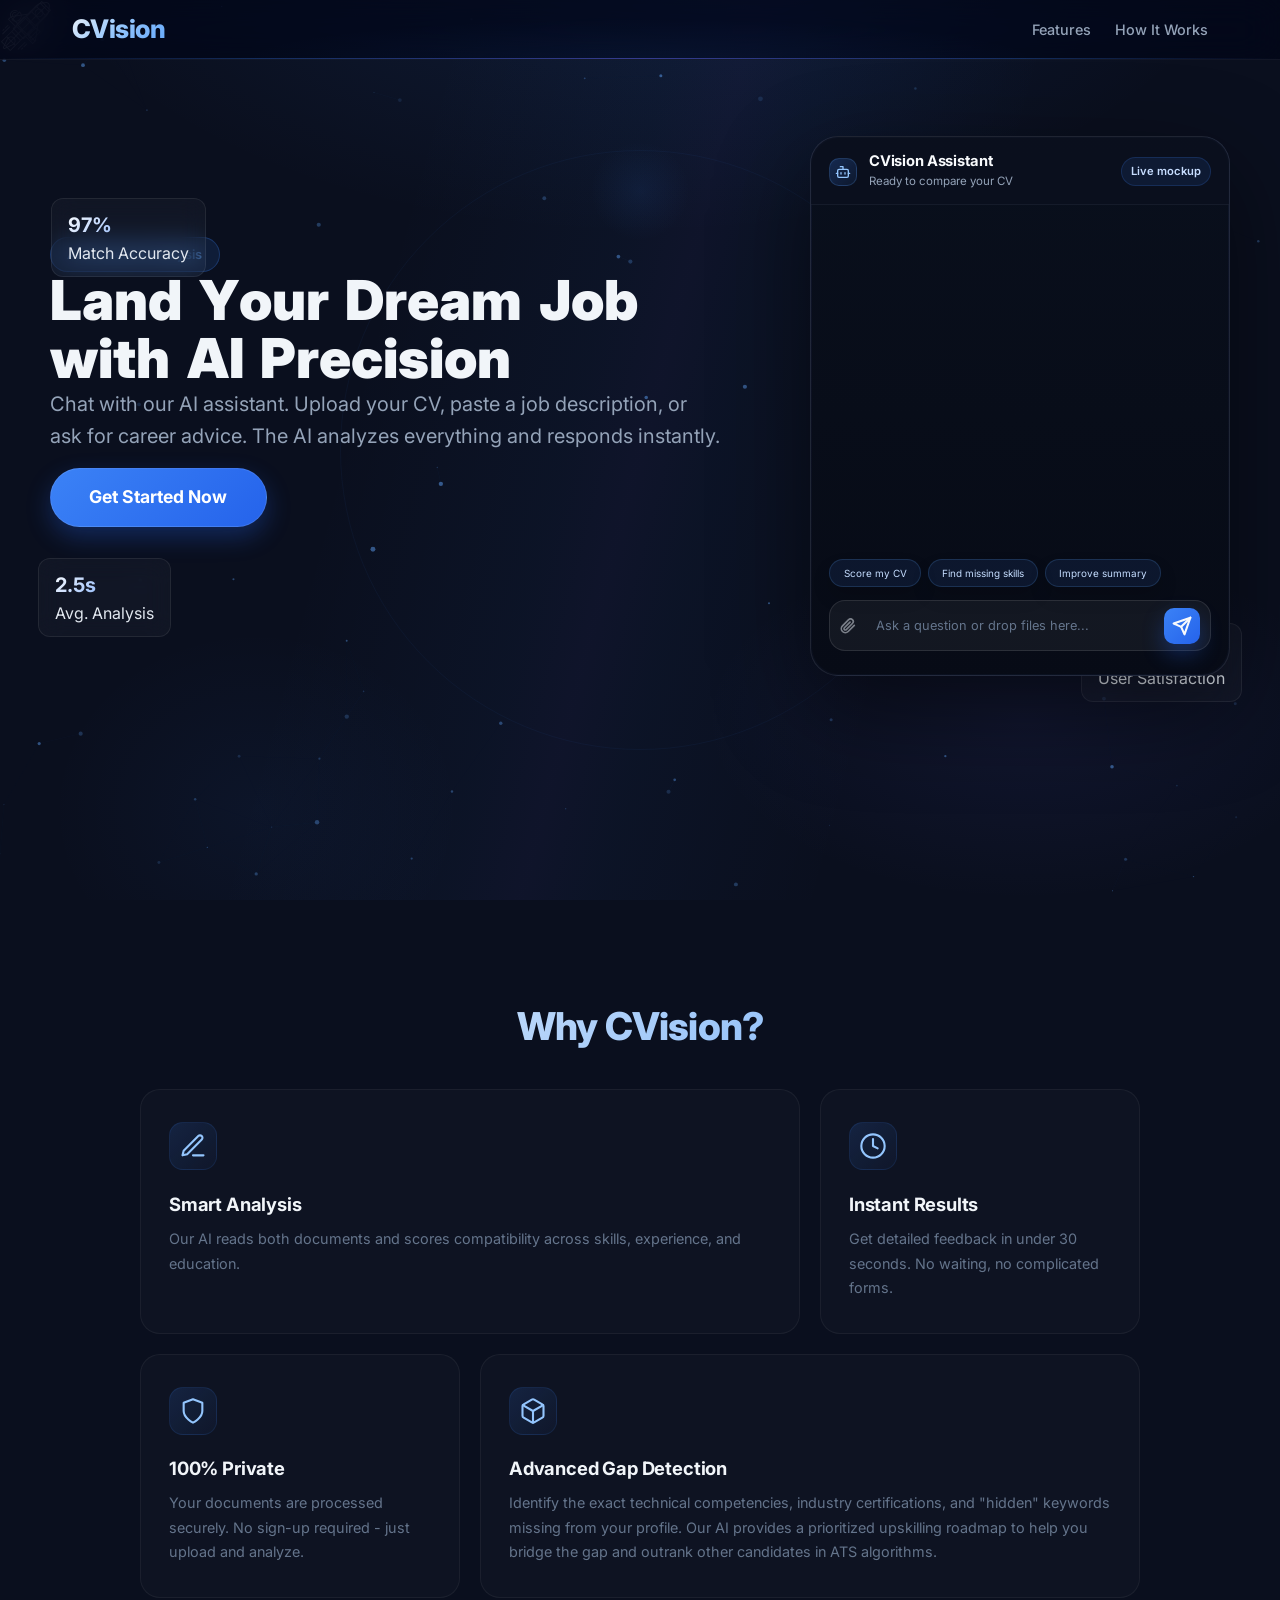
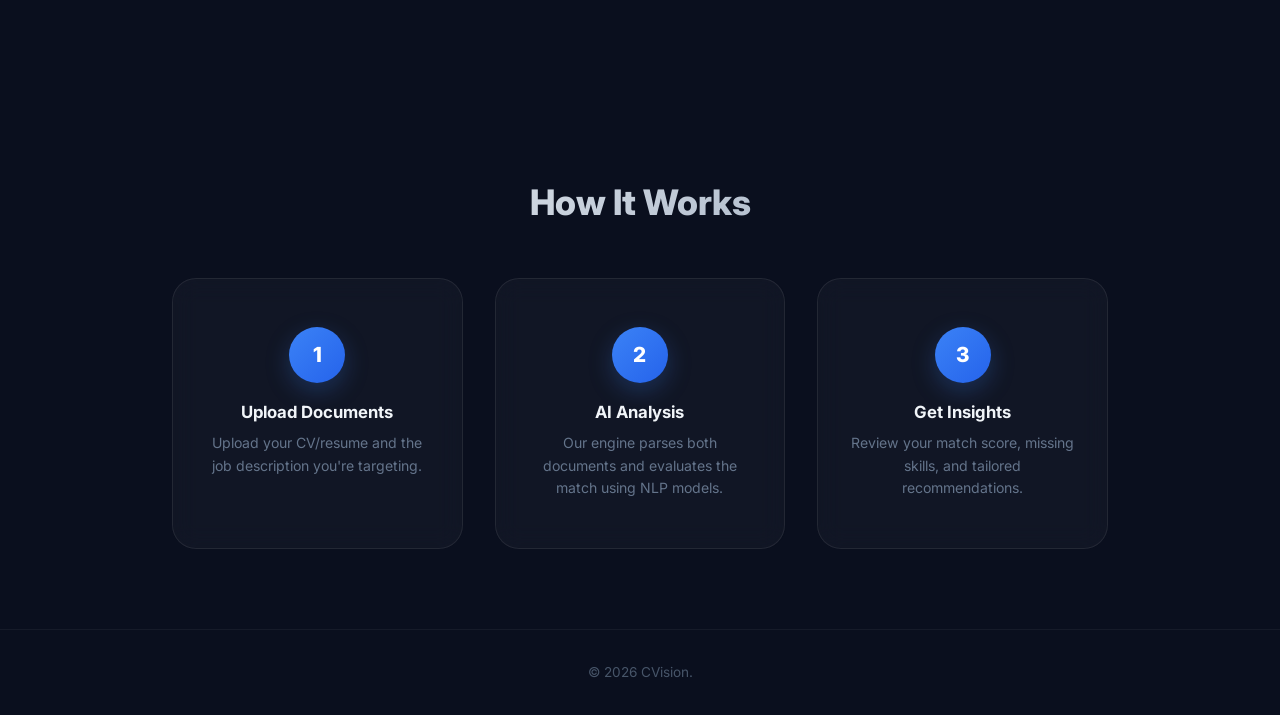
<file: frontend/index.html>
<!DOCTYPE html>
<html lang="en">
<head>
    <meta charset="UTF-8" />
    <meta name="viewport" content="width=device-width, initial-scale=1.0" />
    <title>CVision - AI-Powered Career Engine</title>
    <link rel="preconnect" href="https://fonts.googleapis.com" />
    <link rel="preconnect" href="https://fonts.gstatic.com" crossorigin />
    <link href="https://fonts.googleapis.com/css2?family=Inter:wght@400;500;600;700;800;900&display=swap" rel="stylesheet" />
    <link rel="stylesheet" href="style.css" />
</head>
<body>
    <nav class="navbar">
        <div class="nav-inner">
            <a href="index.html" class="logo-link">
                <span class="logo-text">CVision</span>
            </a>
            <div class="nav-right">
                <div class="nav-links" id="navLinks">
                    <a href="#features" class="nav-link">Features</a>
                    <a href="#how-it-works" class="nav-link">How It Works</a>
                </div>
                <button class="mobile-menu-toggle" id="mobileMenuToggle" aria-label="Toggle menu">
                    <svg width="24" height="24" viewBox="0 0 24 24" fill="none" stroke="currentColor" stroke-width="2" stroke-linecap="round" stroke-linejoin="round">
                        <line x1="3" y1="12" x2="21" y2="12"></line>
                        <line x1="3" y1="6" x2="21" y2="6"></line>
                        <line x1="3" y1="18" x2="21" y2="18"></line>
                    </svg>
                </button>

            </div>
        </div>
    </nav>

    <section class="hero">
        <div class="hero-bg"></div>
        <div class="hero-ring"></div>
        <canvas id="particleCanvas"></canvas>

        <div class="hero-mascots" aria-hidden="true">
            <svg class="hero-mascot" viewBox="0 0 128 128" fill="white"><g fill="white"><path d="M62.64,103.35a1,1,0,0,0-1.41,0L43.86,120.71a1,1,0,0,0,0,1.41,1,1,0,0,0,.71.3,1,1,0,0,0,.71-.3l17.36-17.36A1,1,0,0,0,62.64,103.35Z"></path><path d="M58.66,116.33a1,1,0,0,0,.7-.29l7.28-7.28a1,1,0,0,0-1.41-1.41L58,114.62a1,1,0,0,0,.71,1.71Z"></path><path d="M55.18,117.39l-2.81,2.81a1,1,0,0,0,.71,1.71,1,1,0,0,0,.7-.3l2.82-2.81a1,1,0,0,0,0-1.41A1,1,0,0,0,55.18,117.39Z"></path><path d="M5.88,84.14a1,1,0,0,0,.7.29,1,1,0,0,0,.71-.29L24.65,66.77a1,1,0,1,0-1.41-1.41L5.88,82.72A1,1,0,0,0,5.88,84.14Z"></path><path d="M13.38,70.05l7.27-7.28a1,1,0,1,0-1.41-1.41L12,68.64a1,1,0,0,0,.71,1.7A1,1,0,0,0,13.38,70.05Z"></path><path d="M7.8,75.63l2.81-2.81a1,1,0,0,0,0-1.42,1,1,0,0,0-1.41,0L6.38,74.22a1,1,0,0,0,0,1.41,1,1,0,0,0,.71.29A1,1,0,0,0,7.8,75.63Z"></path><path d="M68,33.59,27.12,40.05a1,1,0,0,0-.55.28l-6.51,6.51a1,1,0,0,0,0,1.42L36.71,64.91,32,69.63a1,1,0,0,0,0,1.42L43.46,82.51l-4.54,4.55a1,1,0,0,0,.7,1.7,1,1,0,0,0,.71-.29l4.54-4.54L57,96a1,1,0,0,0,1.42,0l4.72-4.72,16.65,16.65a1,1,0,0,0,1.42,0l6-6h0l.54-.54a1,1,0,0,0,.28-.55L94.41,60l20.29-20.3a22.75,22.75,0,0,0,5.92-10.34.61.61,0,0,0,0-.13,22,22,0,0,0,.62-3.43l1.11-11.27a8.12,8.12,0,0,0-8.88-8.88L102.23,6.73a22.74,22.74,0,0,0-3.41.61l-.15,0A22.75,22.75,0,0,0,88.33,13.3ZM44.1,57.53,28.43,41.87,65.63,36Zm-21.92-10L26.73,43l16,15.94L38.13,63.5Zm58.27,58.27-16-15.95,4.55-4.55,16,16Zm5.68-6.26L70.47,83.9,92,62.37Zm16.3-90.84,11.26-1.11a6.14,6.14,0,0,1,6.7,6.7l-1.11,11.26c0,.45-.12.9-.19,1.35l-18-18C101.53,8.84,102,8.76,102.43,8.72Zm-3.66.7,19.81,19.81a20.92,20.92,0,0,1-5.29,9L57.66,93.88,46.29,82.51,75.06,53.74a1,1,0,0,0,0-1.41,1,1,0,0,0-1.42,0L44.87,81.1,34.12,70.34,44.8,59.65h0L89.74,14.71A21,21,0,0,1,98.77,9.42Z"></path><path d="M10.9,120.42a3.27,3.27,0,0,0,1.42-.32L31.84,111A11.19,11.19,0,1,0,17,96.16L7.9,115.68a3.33,3.33,0,0,0,3,4.74Zm-1.19-3.89h0L18.78,97a9.12,9.12,0,0,1,6.74-5.18,10.21,10.21,0,0,1,1.65-.14,9.21,9.21,0,0,1,9,10.8A9.12,9.12,0,0,1,31,109.22l-19.53,9.07a1.32,1.32,0,0,1-1.76-1.76Z"></path><path d="M96.18,42.27a10.46,10.46,0,1,0-7.39-3.06A10.42,10.42,0,0,0,96.18,42.27Zm-6-16.43a8.46,8.46,0,1,1,0,12A8.4,8.4,0,0,1,90.21,25.84Z"></path></g></svg>
            <svg class="hero-mascot" viewBox="0 0 128 128" fill="white"><g fill="white"><path d="M38.63,53.24a14.61,14.61,0,0,0,10.6-24.62,1,1,0,0,0-.71-.32,1.15,1.15,0,0,0-.72.29l-8.9,8.9-1.69-1.7a1,1,0,0,0-1.42,1.42l1.7,1.69-8.9,8.9a1,1,0,0,0,0,1.43A14.52,14.52,0,0,0,38.63,53.24Zm9.82-22.47A12.58,12.58,0,0,1,30.77,48.45Z"></path><path d="M2.73,102.73a1,1,0,0,0,.3.7l21.49,21.5a1,1,0,0,0,.71.29,1,1,0,0,0,.7-.29l12.34-12.35a.75.75,0,0,0,.47-.47l12.07-12.06a1.07,1.07,0,0,0,.28-.19.87.87,0,0,0,.19-.28l12.3-12.3a1,1,0,0,0,0-1.42L55.22,77.5,56.7,76,68.55,87.87l3.7,6.41,0,.07.06.1s0,0,0,0a1,1,0,0,0,.09.13l5.13,5.13a1,1,0,0,0,.7.29,1,1,0,0,0,.71-.29L99.75,79a1,1,0,0,0,0-1.41l-5.13-5.13a1,1,0,0,0-.13-.09s0,0,0,0l-.1-.06-.07,0-6.41-3.7L76.07,56.74l1.47-1.47,8.37,8.36a1,1,0,0,0,.71.29,1,1,0,0,0,.7-.29L125,26a1,1,0,0,0,0-1.41L103.48,3.07a1,1,0,0,0-1.41,0L89.73,15.42a.75.75,0,0,0-.47.47L77.19,28a1.07,1.07,0,0,0-.28.19.87.87,0,0,0-.19.28l-12.3,12.3a1,1,0,0,0,0,1.42l8.36,8.36L71.3,52,59.91,40.58a1,1,0,0,0-1.42,0L40.58,58.49a1,1,0,0,0,0,1.42L51.93,71.26l-1.47,1.47-8.37-8.36a1,1,0,0,0-1.41,0L3,102A1,1,0,0,0,2.73,102.73ZM28.85,79l9.33,9.33L27.06,99.48l-9.34-9.33ZM39.59,89.77l9.33,9.34L37.8,110.23l-9.33-9.33ZM78.3,97.63,74.63,94,94,74.63l3.68,3.67Zm-4.87-5.31-2.85-4.93L87.39,70.58l4.93,2.85Zm-4.11-6.5-2.21-2.21L78.72,72a1,1,0,0,0,0-1.41,1,1,0,0,0-1.42,0L65.7,82.19,46.33,62.82,62.82,46.33,82.19,65.7l-1.68,1.68a1,1,0,1,0,1.42,1.41l1.68-1.68,2.2,2.21Zm20.88-68,9.33,9.33L88.41,38.23l-9.34-9.34Zm10.74,10.75,9.34,9.33L99.15,49l-9.33-9.33ZM102.77,5.2l20.08,20.07L111.69,36.44l-9.33-9.34,10-10a1,1,0,0,0,0-1.41,1,1,0,0,0-1.42,0l-10,10-9.33-9.33ZM77.66,30.31,87,39.64l-9.64,9.65a1,1,0,0,0,0,1.41,1,1,0,0,0,1.41,0l9.65-9.65,9.33,9.34L86.62,61.51,66.54,41.43ZM74.2,51.92l1.93,1.93-1.48,1.48-1.93-1.94Zm-15-9.22,2.21,2.21-16.5,16.5L42.7,59.2Zm-5.85,30,1.93,1.94L53.8,76.08l-1.93-1.93Zm-12-6.18L61.46,86.57,50.34,97.69,41,88.36l9.64-9.65a1,1,0,0,0-1.41-1.41L39.59,87l-9.33-9.34ZM16.31,91.56l9.33,9.34-10,10a1,1,0,0,0,0,1.41,1,1,0,0,0,1.42,0l10-10,9.33,9.33L25.23,122.8,5.15,102.73Z"></path><path d="M43.59,28.22a1,1,0,0,0-.28-1.39A11.88,11.88,0,0,0,26.83,43.31a1,1,0,0,0,.83.45,1,1,0,0,0,.56-.17,1,1,0,0,0,.27-1.39A9.88,9.88,0,0,1,42.2,28.49,1,1,0,0,0,43.59,28.22Z"></path><path d="M38.59,32.28a1,1,0,1,0,.89-1.79,6.7,6.7,0,0,0-9,9,1,1,0,0,0,.89.55,1,1,0,0,0,.9-1.45,4.69,4.69,0,0,1,6.31-6.3Z"></path></g></svg>
        </div>

        <div class="stat-badge stat-badge--accuracy">
            <div class="stat-value">97%</div>
            <div class="stat-label">Match Accuracy</div>
        </div>
        <div class="stat-badge stat-badge--speed">
            <div class="stat-value">2.5s</div>
            <div class="stat-label">Avg. Analysis</div>
        </div>
        <div class="stat-badge stat-badge--volume">
            <div class="stat-value">10K+</div>
            <div class="stat-label">CVs Analyzed</div>
        </div>
        <div class="stat-badge stat-badge--satisfaction">
            <div class="stat-value">89%</div>
            <div class="stat-label">User Satisfaction</div>
        </div>
        <div class="stat-badge stat-badge--rating">
            <div class="stat-value">4.8★</div>
            <div class="stat-label">Rating</div>
        </div>

        <div class="hero-content">
            <div class="hero-text">
                <span class="badge">AI-Powered Analysis</span>
                <h1 id="heroHeading" data-heading="Land Your Dream Job|with AI Precision">Land Your Dream Job with AI Precision</h1>
                <p class="hero-sub" id="heroSub">
                    Chat with our AI assistant. Upload your CV, paste a job description, or ask for career advice. The AI analyzes everything and responds instantly.
                </p>

                <a href="chat.html" class="get-started-btn">Get Started Now</a>
            </div>

            <div class="chat-preview" id="chatPreview">
                <div class="tilt-glow"></div>

                <div class="chat-header">
                    <div class="chat-header-left">
                        <div class="chat-avatar" aria-hidden="true">
                            <svg width="16" height="16" viewBox="0 0 24 24" fill="none" stroke="currentColor" stroke-width="2" stroke-linecap="round" stroke-linejoin="round">
                                <path d="M12 8V4H8" />
                                <rect width="16" height="12" x="4" y="8" rx="2" />
                                <path d="M2 14h2" />
                                <path d="M20 14h2" />
                                <path d="M15 13v2" /><path d="M9 13v2" />
                            </svg>
                        </div>
                        <div class="chat-header-copy">
                            <div class="chat-title">CVision Assistant</div>
                            <div class="chat-status">Ready to compare your CV</div>
                        </div>
                    </div>
                    <div class="chat-pill">Live mockup</div>
                </div>

                <div class="chat-messages" id="chatMessages">
                    <div class="msg bot">
                        <div class="msg-avatar" aria-hidden="true">
                            <svg width="18" height="18" viewBox="0 0 24 24" fill="none" stroke="currentColor" stroke-width="2" stroke-linecap="round" stroke-linejoin="round">
                                <path d="M12 8V4H8" />
                                <rect width="16" height="12" x="4" y="8" rx="2" />
                                <path d="M2 14h2" />
                                <path d="M20 14h2" />
                                <path d="M15 13v2" /><path d="M9 13v2" />
                            </svg>
                        </div>
                        <div class="msg-bubble msg-bubble--narrow">
                            <p>Hi! I'm CVision, your AI career assistant. Upload your CV and job description, or just ask me a question about job matching, resume tips, or career growth.</p>
                        </div>
                    </div>
                    <div class="msg user">
                        <div class="msg-avatar" aria-hidden="true">
                            <svg width="18" height="18" viewBox="0 0 24 24" fill="none" stroke="currentColor" stroke-width="2" stroke-linecap="round" stroke-linejoin="round">
                                <path d="M20 21v-2a4 4 0 0 0-4-4H8a4 4 0 0 0-4 4v2" /><circle cx="12" cy="7" r="4" />
                            </svg>
                        </div>
                        <div class="msg-bubble">
                            <p>How well do I match the "Senior Frontend" role I just uploaded?</p>
                        </div>
                    </div>
                    <div class="msg bot">
                        <div class="msg-avatar" aria-hidden="true">
                            <svg width="18" height="18" viewBox="0 0 24 24" fill="none" stroke="currentColor" stroke-width="2" stroke-linecap="round" stroke-linejoin="round">
                                <path d="M12 8V4H8" />
                                <rect width="16" height="12" x="4" y="8" rx="2" />
                                <path d="M2 14h2" />
                                <path d="M20 14h2" />
                                <path d="M15 13v2" /><path d="M9 13v2" />
                            </svg>
                        </div>
                        <div class="msg-bubble">
                            <p>You're an 85% match! 🚀 You have strong React/TypeScript skills. However, the job mentions GraphQL which is missing from your profile. Would you like some tips on how to highlight related API experience?</p>
                        </div>
                    </div>
                </div>

                <div class="chat-suggestions chat-suggestions--floating">
                    <span>Score my CV</span>
                    <span>Find missing skills</span>
                    <span>Improve summary</span>
                </div>

                <div class="chat-input-area">
                    <div class="chat-attach-btn" style="width: 28px; height: 28px; opacity: 0.5; cursor: default;">
                        <svg width="16" height="16" viewBox="0 0 24 24" fill="none" stroke="currentColor" stroke-width="2.5" stroke-linecap="round" stroke-linejoin="round">
                            <path d="M21.44 11.05l-9.19 9.19a6 6 0 0 1-8.49-8.49l9.19-9.19a4 4 0 0 1 5.66 5.66l-9.2 9.19a2 2 0 0 1-2.83-2.83l8.49-8.48"></path>
                        </svg>
                    </div>
                    <textarea class="chat-input" id="chatInput" placeholder="Ask a question or drop files here..." rows="1"></textarea>
                    <button class="chat-send" type="button" aria-label="Send message" id="chatSendBtn">
                        <svg width="20" height="20" viewBox="0 0 24 24" fill="none" stroke="currentColor" stroke-width="2.5" stroke-linecap="round" stroke-linejoin="round">
                            <line x1="22" y1="2" x2="11" y2="13" />
                            <polygon points="22 2 15 22 11 13 2 9 22 2" />
                        </svg>
                    </button>
                </div>
            </div>
        </div>
    </section>

    <section class="result-section" id="resultSection" hidden>
        <div class="result-inner">
            <div class="result-header">
                <div style="display: flex; flex-direction: column; gap: 0.5rem;">
                    <h2>Match Analysis</h2>
                    <button class="copy-report-btn" id="copyReportBtn" aria-label="Copy analysis report">
                        <svg width="14" height="14" viewBox="0 0 24 24" fill="none" stroke="currentColor" stroke-width="2.5" stroke-linecap="round" stroke-linejoin="round">
                            <rect x="9" y="9" width="13" height="13" rx="2" ry="2"></rect>
                            <path d="M5 15H4a2 2 0 0 1-2-2V4a2 2 0 0 1 2-2h9a2 2 0 0 1 2 2v1"></path>
                        </svg>
                        <span>Copy Report</span>
                    </button>
                </div>
                <div class="score-ring">
                    <svg width="120" height="120" viewBox="0 0 120 120">
                        <circle cx="60" cy="60" r="52" fill="none" stroke="#1e293b" stroke-width="8" />
                        <circle id="scoreCircle" cx="60" cy="60" r="52" fill="none" stroke="#3b82f6" stroke-width="8" stroke-linecap="round" stroke-dasharray="326.7" stroke-dashoffset="326.7" transform="rotate(-90 60 60)" />
                    </svg>
                    <span class="score-text" id="scoreText">0%</span>
                </div>
            </div>
            <div class="result-details" id="resultDetails"></div>
            <button class="reset-btn" id="resetBtn">Analyze Another</button>
        </div>
    </section>

    <section class="features reveal" id="features">
        <h2 class="section-title">Why CVision?</h2>
        <div class="bento-grid stagger-children">
            <div class="bento-card bento--wide feature-card reveal-scale">
                <div class="feature-icon">
                    <svg width="28" height="28" viewBox="0 0 24 24" fill="none" stroke="currentColor" stroke-width="1.8" stroke-linecap="round" stroke-linejoin="round">
                        <path d="M12 20h9" />
                        <path d="M16.5 3.5a2.121 2.121 0 0 1 3 3L7 19l-4 1 1-4L16.5 3.5z" />
                    </svg>
                </div>
                <h3>Smart Analysis</h3>
                <p>Our AI reads both documents and scores compatibility across skills, experience, and education.</p>
            </div>
            <div class="bento-card feature-card reveal-scale">
                <div class="feature-icon">
                    <svg width="28" height="28" viewBox="0 0 24 24" fill="none" stroke="currentColor" stroke-width="1.8" stroke-linecap="round" stroke-linejoin="round">
                        <circle cx="12" cy="12" r="10" />
                        <path d="M12 6v6l4 2" />
                    </svg>
                </div>
                <h3>Instant Results</h3>
                <p>Get detailed feedback in under 30 seconds. No waiting, no complicated forms.</p>
            </div>
            <div class="bento-card feature-card reveal-scale">
                <div class="feature-icon">
                    <svg width="28" height="28" viewBox="0 0 24 24" fill="none" stroke="currentColor" stroke-width="1.8" stroke-linecap="round" stroke-linejoin="round">
                        <path d="M12 22s8-4 8-10V5l-8-3-8 3v7c0 6 8 10 8 10z" />
                    </svg>
                </div>
                <h3>100% Private</h3>
                <p>Your documents are processed securely. No sign-up required - just upload and analyze.</p>
            </div>
            <div class="bento-card bento--wide feature-card reveal-scale">
                <div class="feature-icon">
                    <svg width="28" height="28" viewBox="0 0 24 24" fill="none" stroke="currentColor" stroke-width="1.8" stroke-linecap="round" stroke-linejoin="round">
                        <path d="M21 16V8a2 2 0 0 0-1-1.73l-7-4a2 2 0 0 0-2 0l-7 4A2 2 0 0 0 3 8v8a2 2 0 0 0 1 1.73l7 4a2 2 0 0 0 2 0l7-4A2 2 0 0 0 21 16z"></path>
                        <polyline points="3.27 6.96 12 12.01 20.73 6.96"></polyline>
                        <line x1="12" y1="22.08" x2="12" y2="12"></line>
                    </svg>
                </div>
                <h3>Advanced Gap Detection</h3>
                <p>Identify the exact technical competencies, industry certifications, and "hidden" keywords missing from your profile. Our AI provides a prioritized upskilling roadmap to help you bridge the gap and outrank other candidates in ATS algorithms.</p>
            </div>
        </div>
    </section>

    <section class="how-it-works reveal" id="how-it-works">
        <h2 class="section-title">How It Works</h2>
        <div class="steps-grid">
            <div class="step reveal reveal-delay-1">
                <div class="step-number">1</div>
                <h3>Upload Documents</h3>
                <p>Upload your CV/resume and the job description you're targeting.</p>
            </div>
            <div class="step reveal reveal-delay-2">
                <div class="step-number">2</div>
                <h3>AI Analysis</h3>
                <p>Our engine parses both documents and evaluates the match using NLP models.</p>
            </div>
            <div class="step reveal reveal-delay-3">
                <div class="step-number">3</div>
                <h3>Get Insights</h3>
                <p>Review your match score, missing skills, and tailored recommendations.</p>
            </div>
        </div>
    </section>

    <footer class="footer reveal">
        <p>&copy; 2026 CVision.</p>
    </footer>

    <script type="module" src="script.js"></script>
</body>
</html>
</file>
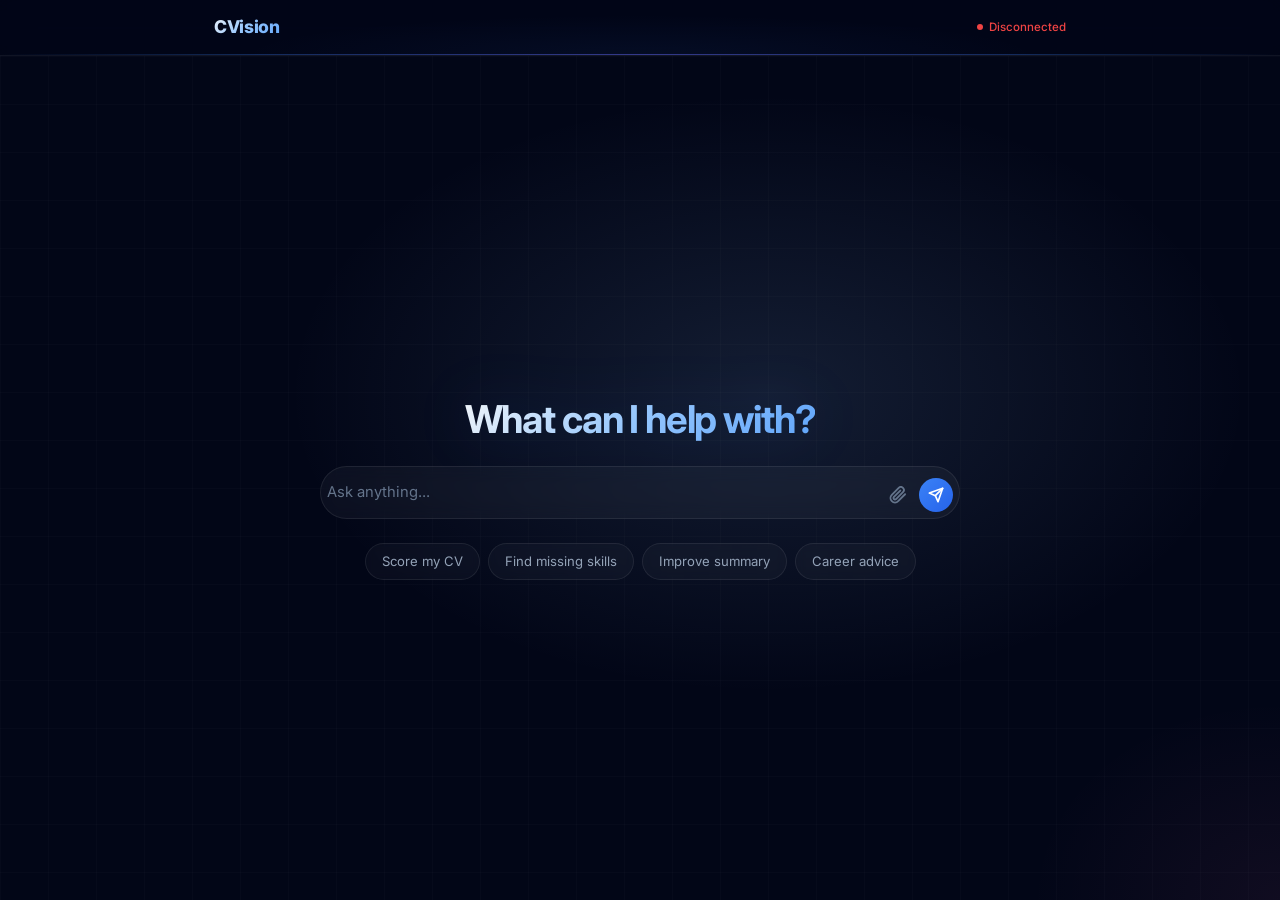
<file: frontend/chat.html>
<!DOCTYPE html>
<html lang="en">

<head>
    <meta charset="UTF-8" />
    <meta name="viewport" content="width=device-width, initial-scale=1.0" />
    <title>CVision - Chat</title>
    <link rel="preconnect" href="https://fonts.googleapis.com" />
    <link rel="preconnect" href="https://fonts.gstatic.com" crossorigin />
    <link href="https://fonts.googleapis.com/css2?family=Inter:wght@400;500;600;700;800;900&display=swap"
        rel="stylesheet" />
    <link rel="stylesheet" href="style.css" />
    <style>
        *,
        *::before,
        *::after {
            margin: 0;
            padding: 0;
            box-sizing: border-box;
        }

        :root {
            --bg: #020617;
            --surface: rgba(255, 255, 255, 0.04);
            --surface-hover: rgba(255, 255, 255, 0.08);
            --border: rgba(255, 255, 255, 0.08);
            --border-focus: rgba(59, 130, 246, 0.5);
            --text: #f1f5f9;
            --text-muted: #94a3b8;
            --text-dim: #64748b;
            --accent: #3b82f6;
            --accent-soft: rgba(59, 130, 246, 0.12);
            --accent-gradient: linear-gradient(135deg, #f1f5f9 0%, #93c5fd 50%, #60a5fa 100%);
            --bubble-user: linear-gradient(135deg, #3b82f6, #1d4ed8);
            --bubble-bot: rgba(15, 23, 42, 0.6);
            --shadow-glow: 0 8px 32px rgba(59, 130, 246, 0.12);
        }

        body {
            display: flex;
            flex-direction: column;
            height: 100vh;
            min-height: 100vh;
            overflow: hidden;
            background: var(--bg);
            color: var(--text);
            font-family: 'Inter', -apple-system, BlinkMacSystemFont, sans-serif;
            margin: 0;
            padding: 0;
        }

        /* ── Navbar ── */
        .navbar {
            flex-shrink: 0;
            position: sticky;
            top: 0;
            background: rgba(2, 6, 23, 0.72);
            backdrop-filter: blur(20px) saturate(1.4);
            z-index: 100;
            height: 56px;
            display: flex;
            align-items: center;
        }

        .navbar::after {
            content: '';
            position: absolute;
            bottom: 0;
            left: 0;
            right: 0;
            height: 1px;
            background: linear-gradient(90deg,
                    transparent 0%,
                    rgba(59, 130, 246, 0.3) 20%,
                    rgba(99, 102, 241, 0.5) 50%,
                    rgba(59, 130, 246, 0.3) 80%,
                    transparent 100%);
        }

        .nav-inner {
            max-width: 900px;
            width: 100%;
            margin: 0 auto;
            padding: 0 1.5rem;
            display: flex;
            align-items: center;
            justify-content: space-between;
        }

        .logo-link {
            display: flex;
            align-items: center;
            gap: 0.65rem;
            text-decoration: none;
        }

        .logo-text {
            font-size: 1.1rem;
            font-weight: 800;
            letter-spacing: -0.02em;
            background: var(--accent-gradient);
            -webkit-background-clip: text;
            background-clip: text;
            -webkit-text-fill-color: transparent;
        }

        .nav-right {
            display: flex;
            align-items: center;
            gap: 0.75rem;
        }

        .status-dot {
            display: flex;
            align-items: center;
            gap: 0.35rem;
            font-size: 0.72rem;
            color: var(--text-dim);
            font-weight: 500;
            transition: color 0.3s;
        }

        .status-dot::before {
            content: '';
            width: 6px;
            height: 6px;
            border-radius: 50%;
            background: #22c55e;
            animation: pulse 2s ease-in-out infinite;
        }

        .status-dot.disconnected {
            color: #ef4444;
        }

        .status-dot.disconnected::before {
            background: #ef4444;
        }

        @keyframes pulse {

            0%,
            100% {
                opacity: 0.5;
            }

            50% {
                opacity: 1;
            }
        }

        /* ── Main Container ── */
        .main-chat-container {
            flex: 1 1 auto;
            display: flex;
            flex-direction: column;
            align-items: center;
            width: 100%;
            min-height: 0;
            position: relative;
            overflow: hidden;
            background:
                radial-gradient(800px 500px at 30% 20%, rgba(147, 197, 253, 0.12), transparent 60%),
                radial-gradient(600px 400px at 70% 80%, rgba(196, 181, 253, 0.1), transparent 50%),
                radial-gradient(500px 400px at 50% 50%, rgba(244, 114, 182, 0.06), transparent 50%),
                var(--bg);
            background-size: 200% 200%;
            animation: bgDrift 12s ease-in-out infinite alternate;
        }

        .main-chat-container::before {
            content: '';
            position: absolute;
            inset: 0;
            z-index: 0;
            background-image:
                linear-gradient(rgba(255, 255, 255, 0.015) 1px, transparent 1px),
                linear-gradient(90deg, rgba(255, 255, 255, 0.015) 1px, transparent 1px);
            background-size: 48px 48px;
            pointer-events: none;
        }

        /* ── Messages Area ── */
        .chat-scroll-area {
            flex: 1 1 auto;
            width: 100%;
            max-width: 768px;
            overflow-y: auto;
            overflow-x: hidden;
            padding: 2rem 1.5rem 0.75rem;
            display: flex;
            flex-direction: column;
            gap: 0.75rem;
            position: relative;
            z-index: 1;
            scroll-behavior: smooth;
            min-height: 0;
        }

        .chat-scroll-area::-webkit-scrollbar {
            width: 4px;
        }

        .chat-scroll-area::-webkit-scrollbar-track {
            background: transparent;
        }

        .chat-scroll-area::-webkit-scrollbar-thumb {
            background: rgba(255, 255, 255, 0.08);
            border-radius: 10px;
        }

        .chat-scroll-area::-webkit-scrollbar-thumb:hover {
            background: rgba(255, 255, 255, 0.12);
        }

        /* ── Welcome Screen ── */
        .welcome-screen {
            flex: 1 1 auto;
            display: flex;
            flex-direction: column;
            align-items: center;
            justify-content: center;
            text-align: center;
            padding: 2rem;
            animation: fadeUp 0.5s ease both;
            gap: 1.5rem;
            min-height: 0;
            width: 100%;
        }

        .welcome-screen h1 {
            font-size: 2.4rem;
            font-weight: 700;
            letter-spacing: -0.03em;
            line-height: 1.2;
            background: var(--accent-gradient);
            -webkit-background-clip: text;
            background-clip: text;
            -webkit-text-fill-color: transparent;
            max-width: 480px;
            filter: drop-shadow(0 0 30px rgba(59, 130, 246, 0.15));
        }

        .welcome-attach {
            background: transparent;
            border: none;
            color: var(--text-dim);
            cursor: pointer;
            display: flex;
            align-items: center;
            justify-content: center;
            width: 34px;
            height: 34px;
            border-radius: 50%;
            transition: all 0.2s;
            flex-shrink: 0;
        }

        .welcome-attach:hover {
            color: var(--text-muted);
            background: var(--surface);
        }

        .welcome-send {
            width: 34px;
            height: 34px;
            flex-shrink: 0;
            border: none;
            border-radius: 50%;
            background: linear-gradient(135deg, #3b82f6, #2563eb);
            color: #fff;
            display: flex;
            align-items: center;
            justify-content: center;
            cursor: pointer;
            transition: all 0.2s;
        }

        .welcome-send:hover {
            filter: brightness(1.1);
        }

        .welcome-send:active {
            transform: scale(0.92);
        }

        .welcome-input-area {
            width: 100%;
            max-width: 640px;
        }

        .welcome-input-inner {
            display: flex;
            align-items: flex-end;
            gap: 0.3rem;
            background: rgba(255, 255, 255, 0.04);
            border: 1px solid var(--border);
            border-radius: 28px;
            padding: 0.35rem;
            transition: all 0.25s ease;
            backdrop-filter: blur(8px);
        }

        .welcome-input-inner:focus-within {
            border-color: var(--border-focus);
            background: rgba(255, 255, 255, 0.06);
            box-shadow: 0 0 0 1px rgba(59, 130, 246, 0.15);
        }

        .welcome-input {
            flex: 1;
            background: transparent;
            border: none;
            color: var(--text);
            font-size: 0.925rem;
            padding: 0.55rem 0;
            outline: none;
            font-family: inherit;
            line-height: 1.5;
            resize: none;
            overflow-y: auto;
            word-wrap: break-word;
            white-space: pre-wrap;
            min-height: 24px;
            max-height: 120px;
        }

        .welcome-input::placeholder {
            color: var(--text-dim);
        }

        .welcome-chips {
            display: flex;
            flex-wrap: wrap;
            justify-content: center;
            gap: 0.5rem;
        }

        .welcome-chips span {
            font-size: 0.82rem;
            color: var(--text-muted);
            background: rgba(255, 255, 255, 0.03);
            border: 1px solid var(--border);
            border-radius: 999px;
            padding: 0.45rem 1rem;
            cursor: pointer;
            transition: all 0.2s cubic-bezier(0.16, 1, 0.3, 1);
            user-select: none;
            backdrop-filter: blur(4px);
        }

        .welcome-chips span:hover {
            background: var(--accent-soft);
            border-color: rgba(96, 165, 250, 0.3);
            color: var(--text);
            transform: translateY(-1px);
            box-shadow: 0 4px 12px rgba(59, 130, 246, 0.15);
        }

        .welcome-chips.fade-out {
            opacity: 0;
            transition: opacity 0.3s;
        }

        /* ── Drag & Drop ── */
        .drop-overlay {
            position: absolute;
            inset: 0;
            z-index: 50;
            display: flex;
            align-items: center;
            justify-content: center;
            background: rgba(2, 6, 23, 0.85);
            backdrop-filter: blur(12px);
            opacity: 0;
            pointer-events: none;
            transition: opacity 0.25s;
        }

        .drop-overlay.active {
            opacity: 1;
            pointer-events: auto;
        }

        .drop-overlay-inner {
            display: flex;
            flex-direction: column;
            align-items: center;
            gap: 1rem;
            padding: 2rem;
            border: 2px dashed rgba(96, 165, 250, 0.3);
            border-radius: 20px;
            background: rgba(59, 130, 246, 0.05);
        }

        .drop-overlay-inner svg {
            color: #60a5fa;
        }

        .drop-overlay-inner span {
            font-size: 0.9rem;
            color: var(--text-muted);
            font-weight: 500;
        }

        /* ── Scroll Bottom ── */
        .scroll-bottom-btn {
            position: absolute;
            bottom: 80px;
            right: 50%;
            transform: translateX(384px);
            z-index: 20;
            width: 34px;
            height: 34px;
            border-radius: 50%;
            border: 1px solid var(--border);
            background: rgba(15, 23, 42, 0.9);
            backdrop-filter: blur(8px);
            color: var(--text-dim);
            cursor: pointer;
            display: flex;
            align-items: center;
            justify-content: center;
            opacity: 0;
            pointer-events: none;
            transition: all 0.3s;
        }

        .scroll-bottom-btn.visible {
            opacity: 1;
            pointer-events: auto;
        }

        .scroll-bottom-btn:hover {
            background: rgba(30, 41, 59, 0.95);
            color: var(--text);
            border-color: rgba(255, 255, 255, 0.15);
        }

        @media (max-width: 820px) {

            .scroll-bottom-btn,
            .scroll-bottom-btn:hover {
                right: 1.5rem;
                transform: none;
            }
        }

        /* ── Messages ── */
        .msg {
            display: flex;
            align-items: flex-end;
            gap: 0.6rem;
            width: fit-content;
            max-width: 80%;
            animation: msgIn 0.35s cubic-bezier(0.16, 1, 0.3, 1) both;
        }

        .msg.user {
            flex-direction: row-reverse;
            align-self: flex-end;
        }

        .msg.bot {
            align-self: flex-start;
        }

        .msg-avatar {
            width: 30px;
            height: 30px;
            min-width: 30px;
            border-radius: 50%;
            display: flex;
            align-items: center;
            justify-content: center;
            flex-shrink: 0;
            margin-top: 2px;
            transition: transform 0.2s;
        }

        .msg:hover .msg-avatar {
            transform: scale(1.05);
        }

        .msg.bot .msg-avatar {
            background: linear-gradient(135deg, rgba(59, 130, 246, 0.2), rgba(37, 99, 235, 0.1));
            color: #60a5fa;
            border: 1px solid rgba(96, 165, 250, 0.15);
        }

        .msg.user .msg-avatar {
            background: rgba(255, 255, 255, 0.06);
            color: var(--text-muted);
            border: 1px solid var(--border);
        }

        .msg-bubble {
            font-family: inherit;
            font-size: 0.925rem;
            line-height: 1.7;
            position: relative;
            padding: 0.75rem 1rem;
            border-radius: 18px;
            transition: transform 0.2s ease, box-shadow 0.2s ease;
        }

        .msg:hover .msg-bubble {
            transform: translateY(-1px);
        }

        .msg.bot .msg-bubble {
            color: #e2e8f0;
            background: var(--bubble-bot);
            border: 1px solid rgba(255, 255, 255, 0.04);
            box-shadow: 0 4px 16px rgba(0, 0, 0, 0.15), 0 1px 2px rgba(0, 0, 0, 0.1);
        }

        .msg.user .msg-bubble {
            color: #fff;
            background: var(--bubble-user);
            box-shadow: 0 4px 20px rgba(59, 130, 246, 0.25), 0 1px 3px rgba(0, 0, 0, 0.1);
        }

        .msg.user:hover .msg-bubble {
            box-shadow: 0 6px 28px rgba(59, 130, 246, 0.35);
        }

        .msg.bot:hover .msg-bubble {
            box-shadow: 0 4px 20px rgba(0, 0, 0, 0.25), 0 1px 2px rgba(0, 0, 0, 0.1);
        }

        .msg-bubble p {
            white-space: pre-wrap;
            word-break: break-word;
        }

        .msg-content {
            min-width: 0;
        }

        .msg-bubble p:empty::before {
            content: '\200B';
        }

        .msg-bubble .file-attachment {
            display: inline-flex;
            align-items: center;
            gap: 0.5rem;
            padding: 0.35rem 0.75rem 0.35rem 0.5rem;
            border-radius: 10px;
            background: rgba(255, 255, 255, 0.06);
            border: 1px solid var(--border);
            font-weight: 500;
            font-size: 0.85rem;
            white-space: nowrap;
            max-width: 100%;
            overflow: hidden;
            text-overflow: ellipsis;
        }

        .msg.user .msg-bubble .file-attachment {
            background: rgba(255, 255, 255, 0.1);
            border-color: rgba(255, 255, 255, 0.15);
        }

        .msg-bubble .file-attachment svg {
            flex-shrink: 0;
        }

        .msg-bubble .file-attachment .file-name {
            overflow: hidden;
            text-overflow: ellipsis;
            min-width: 0;
        }

        .msg-bubble .file-attachment+.file-message-text {
            display: block;
            margin-top: 0.4rem;
            opacity: 0.85;
            font-size: 0.9rem;
        }

        .msg-bubble a {
            color: #93c5fd;
            text-decoration: underline;
            text-underline-offset: 2px;
        }

        .msg.user .msg-bubble a {
            color: #bfdbfe;
        }

        .msg-bubble code {
            font-family: inherit;
            background: rgba(0, 0, 0, 0.25);
            padding: 0.15em 0.4em;
            border-radius: 4px;
            font-size: 0.85em;
        }

        .msg.user .msg-bubble code {
            background: rgba(0, 0, 0, 0.3);
        }

        .msg-bubble pre {
            font-family: inherit;
            background: rgba(0, 0, 0, 0.35);
            border: 1px solid var(--border);
            border-radius: 10px;
            padding: 1rem;
            overflow-x: auto;
            margin: 0.5rem 0;
        }

        .msg-bubble pre code {
            font-family: inherit;
            background: none;
            padding: 0;
        }

        .msg-bubble h1,
        .msg-bubble h2,
        .msg-bubble h3,
        .msg-bubble h4 {
            margin: 0.75rem 0 0.4rem;
            line-height: 1.3;
            font-weight: 700;
        }

        .msg-bubble h1 { font-size: 1.3rem; }
        .msg-bubble h2 { font-size: 1.15rem; }
        .msg-bubble h3 { font-size: 1.05rem; }

        .msg-bubble ul,
        .msg-bubble ol {
            margin: 0.4rem 0;
            padding-left: 1.3rem;
        }

        .msg-bubble li {
            margin: 0.2rem 0;
        }

        .msg-bubble blockquote {
            border-left: 3px solid var(--accent);
            padding: 0.3rem 0.8rem;
            margin: 0.5rem 0;
            color: var(--text-muted);
            font-style: italic;
        }

        .msg-bubble hr {
            border: none;
            border-top: 1px solid var(--border);
            margin: 0.75rem 0;
        }

        .msg-bubble p + p {
            margin-top: 0.5rem;
        }

        /* ── Stream Cursor (ChatGPT style) ── */
        .msg-bubble p.streaming::after {
            content: '|';
            display: inline;
            color: #60a5fa;
            font-weight: 200;
            margin-left: 1px;
            animation: cursorBlink 0.7s step-end infinite;
        }

        @keyframes cursorBlink {

            0%,
            100% {
                opacity: 1;
            }

            50% {
                opacity: 0;
            }
        }

        .msg-time {
            display: block;
            font-size: 0.6rem;
            color: var(--text-dim);
            margin-top: 0.3rem;
            font-weight: 500;
            opacity: 0.6;
        }

        .msg.user .msg-time {
            text-align: right;
            color: rgba(255, 255, 255, 0.45);
        }

        /* ── Copy Button ── */
        .copy-btn {
            position: absolute;
            top: 0.1rem;
            right: -0.1rem;
            background: transparent;
            border: none;
            color: var(--text-dim);
            cursor: pointer;
            padding: 4px;
            border-radius: 6px;
            opacity: 0;
            transition: all 0.2s;
            display: flex;
            align-items: center;
            justify-content: center;
            z-index: 5;
        }

        .msg.bot:hover .copy-btn {
            opacity: 1;
        }

        .copy-btn:hover {
            color: var(--text);
            background: var(--surface);
        }

        /* ── Typing Indicator ── */
        .typing-text {
            display: flex;
            align-items: center;
            gap: 0.3rem;
            color: var(--text-muted);
            font-size: 0.9rem;
        }

        .typing-text .dots {
            display: inline-flex;
            gap: 3px;
            margin-left: 2px;
        }

        .typing-text .dots span {
            width: 5px;
            height: 5px;
            background: var(--accent);
            border-radius: 50%;
            animation: dotBounce 1.4s ease-in-out infinite both;
        }

        .typing-text .dots span:nth-child(1) {
            animation-delay: 0s;
        }

        .typing-text .dots span:nth-child(2) {
            animation-delay: 0.2s;
        }

        .typing-text .dots span:nth-child(3) {
            animation-delay: 0.4s;
        }

        @keyframes dotBounce {

            0%,
            60%,
            100% {
                transform: translateY(0);
                opacity: 0.4;
            }

            30% {
                transform: translateY(-4px);
                opacity: 1;
            }
        }

        /* ── Input Area (bottom) ── */
        .chat-input-wrapper {
            width: 100%;
            padding: 0.5rem 1.5rem 1.25rem;
            background: linear-gradient(to top, var(--bg) 60%, transparent);
            display: flex;
            justify-content: center;
            position: relative;
            z-index: 10;
            flex-shrink: 0;
            flex-grow: 0;
        }

        .chat-input-area {
            width: 100%;
            max-width: 768px;
            display: flex;
            flex-direction: column;
            gap: 0;
            background: rgba(255, 255, 255, 0.04);
            border: 1px solid var(--border);
            border-radius: 20px;
            padding: 0;
            transition: all 0.25s ease;
            backdrop-filter: blur(12px);
            overflow: hidden;
        }

        .chat-input-area:focus-within {
            border-color: var(--border-focus);
            background: rgba(255, 255, 255, 0.07);
            box-shadow: var(--shadow-glow);
        }

        /* File chip strip inside the input box */
        #fileChipContainer {
            display: flex;
            justify-content: flex-start;
            align-items: center;
            text-align: left;
            width: 100%;
            padding: 0.55rem 0.75rem 0.4rem;
            border-bottom: 1px solid var(--border);
            animation: fadeUp 0.2s ease both;
        }

        #fileChipContainer[hidden] {
            display: none;
        }

        .file-chip {
            display: inline-flex;
            align-items: center;
            gap: 0.45rem;
            background: rgba(59, 130, 246, 0.1);
            border: 1px solid rgba(59, 130, 246, 0.2);
            border-radius: 10px;
            padding: 0.35rem 0.5rem 0.35rem 0.6rem;
            font-size: 0.82rem;
            font-weight: 500;
            color: var(--text-muted);
            max-width: 100%;
            transition: all 0.2s;
        }

        .file-chip.ready {
            background: rgba(34, 197, 94, 0.1);
            border-color: rgba(34, 197, 94, 0.25);
            color: var(--text);
        }

        .file-chip-icon {
            flex-shrink: 0;
            color: #60a5fa;
        }

        .file-chip.ready .file-chip-icon {
            color: #4ade80;
        }

        .file-chip-name {
            overflow: hidden;
            text-overflow: ellipsis;
            white-space: nowrap;
            max-width: 260px;
        }

        .file-chip-spinner {
            width: 12px;
            height: 12px;
            border: 2px solid rgba(96, 165, 250, 0.2);
            border-top-color: #60a5fa;
            border-radius: 50%;
            animation: spin 0.7s linear infinite;
            flex-shrink: 0;
        }

        @keyframes spin {
            to {
                transform: rotate(360deg);
            }
        }

        .file-chip-remove {
            background: transparent;
            border: none;
            cursor: pointer;
            color: var(--text-dim);
            display: flex;
            align-items: center;
            justify-content: center;
            padding: 2px;
            border-radius: 4px;
            transition: all 0.15s;
            flex-shrink: 0;
            margin-left: 2px;
        }

        .file-chip-remove:hover {
            color: #f87171;
            background: rgba(248, 113, 113, 0.1);
        }

        /* Controls row (attach btn + textarea + send btn) */
        .chat-input-row {
            display: flex;
            align-items: flex-end;
            justify-content: flex-start;
            width: 100%;
            gap: 0.3rem;
            padding: 0.35rem 0.35rem 0.35rem 0.1rem;
        }

        #chatFileInput {
            display: none !important;
        }

        .chat-input {
            flex: 1;
            width: 100%;
            background: transparent;
            border: none;
            color: var(--text);
            font-size: 0.925rem;
            padding: 0.55rem 0;
            outline: none;
            font-family: inherit;
            line-height: 1.5;
            resize: none;
            overflow-y: auto;
            word-wrap: break-word;
            white-space: pre-wrap;
            text-align: left;
            min-height: 24px;
            max-height: 120px;
        }

        .chat-input::placeholder {
            color: var(--text-dim);
            text-align: left;
        }

        .chat-attach-btn {
            background: transparent;
            border: none;
            color: var(--text-dim);
            cursor: pointer;
            display: flex;
            align-items: center;
            justify-content: center;
            width: 34px;
            height: 34px;
            border-radius: 50%;
            transition: all 0.2s;
            flex-shrink: 0;
        }

        .chat-attach-btn:hover {
            color: var(--text-muted);
            background: var(--surface);
        }

        .chat-send {
            width: 34px;
            height: 34px;
            flex-shrink: 0;
            border: none;
            border-radius: 50%;
            background: linear-gradient(135deg, #3b82f6, #2563eb);
            color: #fff;
            display: flex;
            align-items: center;
            justify-content: center;
            cursor: pointer;
            transition: all 0.2s;
        }

        .chat-send:hover {
            filter: brightness(1.1);
            box-shadow: 0 4px 16px rgba(59, 130, 246, 0.4);
        }

        .chat-send:active {
            transform: scale(0.92);
        }

        .chat-send:disabled {
            opacity: 0.5;
            cursor: default;
            pointer-events: none;
            box-shadow: none;
        }

        /* ── Animations ── */
        @keyframes msgIn {
            from {
                opacity: 0;
                transform: translateY(12px) scale(0.98);
            }

            to {
                opacity: 1;
                transform: translateY(0) scale(1);
            }
        }

        @keyframes fadeUp {
            from {
                opacity: 0;
                transform: translateY(10px);
            }

            to {
                opacity: 1;
                transform: translateY(0);
            }
        }

        @keyframes bgDrift {
            0% {
                background-position: 0% 0%;
            }

            100% {
                background-position: 100% 100%;
            }
        }

        /* ── Responsive ── */
        @media (max-width: 768px) {
            .chat-scroll-area {
                padding: 1.25rem 1rem 0.5rem;
                gap: 0.65rem;
            }

            .msg {
                max-width: 88%;
            }

            .msg-bubble {
                font-size: 0.9rem;
            }

            .msg.user .msg-bubble {
                padding: 0.65rem 0.85rem;
            }

            .msg-avatar {
                width: 26px;
                height: 26px;
                min-width: 26px;
            }

            .chat-input-wrapper {
                padding: 0.5rem 1rem 1rem;
            }

            .chat-input-area {
                border-radius: 18px;
            }

            .chat-input-row {
                padding: 0.3rem;
            }

            .file-chip-name {
                max-width: 180px;
            }

            .navbar {
                height: 52px;
            }

            .nav-inner {
                padding: 0 1rem;
            }

            .welcome-screen h1 {
                font-size: 1.8rem;
            }

            .welcome-attach {
                font-size: 0.8rem;
                padding: 0.5rem 1rem;
            }

            .welcome-input-inner {
                border-radius: 24px;
                padding: 0.3rem;
            }

            .welcome-chips span {
                font-size: 0.78rem;
                padding: 0.3rem 0.75rem;
            }
        }

        @media (max-width: 480px) {
            .chat-scroll-area {
                padding: 1rem 0.75rem 0.5rem;
            }

            .chat-input-wrapper {
                padding: 0.5rem 0.75rem 0.875rem;
            }

            .status-dot {
                font-size: 0;
                gap: 0;
            }

            .status-dot::before {
                width: 5px;
                height: 5px;
            }

            .welcome-screen h1 {
                font-size: 1.5rem;
            }

            .welcome-attach {
                font-size: 0.78rem;
                padding: 0.45rem 0.9rem;
            }

            .welcome-input-inner {
                border-radius: 20px;
                padding: 0.25rem;
            }

            .welcome-input {
                font-size: 0.88rem;
            }

            .welcome-chips span {
                font-size: 0.75rem;
                padding: 0.25rem 0.65rem;
            }
        }
    </style>
</head>

<body>
    <!-- Navbar -->
    <nav class="navbar">
        <div class="nav-inner">
            <a href="index.html" class="logo-link">
                <span class="logo-text">CVision</span>
            </a>
            <div class="nav-right">
                <span class="status-dot" id="statusDot">Connected</span>
            </div>
        </div>
    </nav>

    <!-- Chat Interface -->
    <div class="main-chat-container" id="chatContainer">

        <!-- Drag & Drop Overlay -->
        <div class="drop-overlay" id="dropOverlay">
            <div class="drop-overlay-inner">
                <svg width="40" height="40" viewBox="0 0 24 24" fill="none" stroke="currentColor" stroke-width="1.8"
                    stroke-linecap="round" stroke-linejoin="round">
                    <path d="M21 15v4a2 2 0 0 1-2 2H5a2 2 0 0 1-2-2v-4" />
                    <polyline points="17 8 12 3 7 8" />
                    <line x1="12" y1="3" x2="12" y2="15" />
                </svg>
                <span>Drop your CV or job description here</span>
            </div>
        </div>

        <!-- Scroll to Bottom -->
        <button class="scroll-bottom-btn" id="scrollBottomBtn" aria-label="Scroll to bottom">
            <svg width="16" height="16" viewBox="0 0 24 24" fill="none" stroke="currentColor" stroke-width="2.5"
                stroke-linecap="round" stroke-linejoin="round">
                <polyline points="6 9 12 15 18 9" />
            </svg>
        </button>

        <!-- Messages Area -->
        <div class="chat-scroll-area" id="chatMessages">
            <div class="welcome-screen" id="welcomeScreen">
                <h1 id="welcomeHeading">Ready when you are</h1>

                <div class="welcome-input-area">
                    <div class="welcome-input-inner">
                        <textarea class="welcome-input" id="welcomeInput" placeholder="Ask anything..."
                            autocomplete="off" rows="1"></textarea>
                        <button class="welcome-attach" id="welcomeAttachBtn" type="button" aria-label="Attach file">
                            <svg width="18" height="18" viewBox="0 0 24 24" fill="none" stroke="currentColor"
                                stroke-width="2" stroke-linecap="round" stroke-linejoin="round">
                                <path
                                    d="M21.44 11.05l-9.19 9.19a6 6 0 0 1-8.49-8.49l9.19-9.19a4 4 0 0 1 5.66 5.66l-9.2 9.19a2 2 0 0 1-2.83-2.83l8.49-8.48"
                                    stroke-width="2.5"></path>
                            </svg>
                        </button>
                        <button class="welcome-send" id="welcomeSendBtn" type="button" aria-label="Send message">
                            <svg width="16" height="16" viewBox="0 0 24 24" fill="none" stroke="currentColor"
                                stroke-width="2.5" stroke-linecap="round" stroke-linejoin="round">
                                <line x1="22" y1="2" x2="11" y2="13" />
                                <polygon points="22 2 15 22 11 13 2 9 22 2" />
                            </svg>
                        </button>
                    </div>
                </div>

                <div class="welcome-chips" id="chatSuggestions"></div>
            </div>
        </div>

        <!-- Input (hidden until chat starts) -->
        <div class="chat-input-wrapper" id="chatInputWrapper" hidden>
            <div class="chat-input-area">
                <!-- File chip lives here — inside the input border -->
                <div id="fileChipContainer" hidden></div>

                <!-- Controls row: attach · textarea · send -->
                <div class="chat-input-row">
                    <button class="chat-attach-btn" aria-label="Attach File" id="chatAttachBtn" type="button">
                        <svg width="20" height="20" viewBox="0 0 24 24" fill="none" stroke="currentColor"
                            stroke-width="2" stroke-linecap="round" stroke-linejoin="round">
                            <path
                                d="M21.44 11.05l-9.19 9.19a6 6 0 0 1-8.49-8.49l9.19-9.19a4 4 0 0 1 5.66 5.66l-9.2 9.19a2 2 0 0 1-2.83-2.83l8.49-8.48"
                                stroke-width="2.5"></path>
                        </svg>
                    </button>

                    <input type="file" id="chatFileInput" hidden accept=".pdf,.docx,.txt" />

                    <textarea class="chat-input" id="chatInput" placeholder="Message CVision or drop a file..."
                        autocomplete="off" rows="1"></textarea>

                    <button class="chat-send" type="button" aria-label="Send message" id="chatSendBtn">
                        <svg width="16" height="16" viewBox="0 0 24 24" fill="none" stroke="currentColor"
                            stroke-width="2.5" stroke-linecap="round" stroke-linejoin="round">
                            <line x1="22" y1="2" x2="11" y2="13" />
                            <polygon points="22 2 15 22 11 13 2 9 22 2" />
                        </svg>
                    </button>
                </div>
            </div>
        </div>
    </div>

    <script type="module" src="chat.js"></script>
</body>

</html>
</file>
<file: frontend/style.css>
/* ── Hero ── */
.hero {
    min-height: 100vh;
    display: flex; align-items: flex-start; justify-content: center;
    position: relative; padding: 7.5rem 2rem 5rem;
    overflow: hidden;
    isolation: isolate;
}
.hero-bg {
    position: absolute; inset: 0; z-index: 0;
    background:
        radial-gradient(ellipse 80% 60% at 50% -10%, rgba(59, 130, 246, 0.12) 0%, transparent 60%),
        radial-gradient(ellipse 50% 40% at 80% 80%, rgba(99, 102, 241, 0.08) 0%, transparent 50%),
        radial-gradient(ellipse 40% 50% at 20% 90%, rgba(59, 130, 246, 0.05) 0%, transparent 40%);
    animation: bgPulse 8s ease-in-out infinite alternate;
}
@keyframes bgPulse {
    0% { opacity: 0.6; transform: scale(1); }
    100% { opacity: 1; transform: scale(1.05); }
}

/* shimmer sweep across hero */
.hero-bg::after {
    content: '';
    position: absolute; inset: 0;
    background: linear-gradient(105deg,
        transparent 30%,
        rgba(59, 130, 246, 0.04) 45%,
        rgba(99, 102, 241, 0.06) 50%,
        rgba(59, 130, 246, 0.04) 55%,
        transparent 70%
    );
    animation: shimmerSweep 6s ease-in-out infinite;
    pointer-events: none;
}
@keyframes shimmerSweep {
    0% { transform: translateX(-100%) skewX(-15deg); opacity: 0; }
    20% { opacity: 1; }
    60% { opacity: 1; }
    100% { transform: translateX(100%) skewX(-15deg); opacity: 0; }
}

/* rotating glow ring */
.hero-ring {
    position: absolute; z-index: 0;
    width: 600px; height: 600px;
    border-radius: 50%;
    border: 1px solid rgba(59, 130, 246, 0.05);
    top: 50%; left: 50%;
    transform: translate(-50%, -50%);
    animation: ringRotate 30s linear infinite;
    pointer-events: none;
}
.hero-ring::before {
    content: '';
    position: absolute;
    width: 100px; height: 100px;
    border-radius: 50%;
    background: radial-gradient(circle, rgba(59,130,246,0.08) 0%, transparent 70%);
    top: -10px; left: 50%;
    transform: translateX(-50%);
}
@keyframes ringRotate {
    0% { transform: translate(-50%, -50%) rotate(0deg); }
    100% { transform: translate(-50%, -50%) rotate(360deg); }
}

/* particle canvas */
#particleCanvas {
    position: absolute; inset: 0; z-index: 0;
    width: 100%; height: 100%;
    pointer-events: none;
}

/* floating stat badges */
.stat-badge {
    position: absolute; z-index: 1;
    background: rgba(255, 255, 255, 0.03);
    backdrop-filter: blur(12px);
    border: 1px solid rgba(255, 255, 255, 0.08);
    border-radius: 12px;
    padding: 0.6rem 1rem;
    pointer-events: none;
    animation: statFloat 8s ease-in-out infinite;
}
.stat-badge .stat-value {
    font-size: 1.25rem; font-weight: 700;
    background: linear-gradient(135deg, #fff, #3b82f6);
    -webkit-background-clip: text;
    background-clip: text;
    -webkit-text-fill-color: transparent;
}
.stat-badge--accuracy { top: 22%; left: 4%; animation-delay: 0s; z-index: 3; }
.stat-badge--speed { top: 62%; left: 3%; animation-delay: -2s; z-index: 3; }
.stat-badge--volume { top: 20%; right: 4%; animation-delay: -4s; }
.stat-badge--satisfaction { bottom: 22%; right: 3%; animation-delay: -1s; }
.stat-badge--rating { top: 46%; right: 8%; animation-delay: -3s; }
@keyframes statFloat {
    0%, 100% { transform: translateY(0) rotate(0deg); }
    25% { transform: translateY(-12px) rotate(0.5deg); }
    50% { transform: translateY(-4px) rotate(-0.3deg); }
    75% { transform: translateY(-18px) rotate(0.2deg); }
}

.hero-mascots {
    position: absolute;
    z-index: -1;
    inset: 0;
    pointer-events: none;
    opacity: 0.35;
}
.hero-mascot {
    position: absolute;
    display: block;
    width: 52px; height: 52px; /* smaller for elegance */
    transform-origin: center center;
    color: #fff;
    filter: drop-shadow(0 0 10px rgba(255, 255, 255, 0.2));
}

/* ── Hero Content ── */
.hero-content {
    position: relative; z-index: 2;
    max-width: 1200px; text-align: left;
    display: flex;
    flex-direction: row;
    align-items: center;
    justify-content: center;
    gap: 5rem;
    margin-top: 1rem;
}
.hero-text {
    flex: 1;
    display: flex;
    flex-direction: column;
    align-items: flex-start;
}
.badge {
    display: inline-block;
    background: rgba(59, 130, 246, 0.12);
    border: 1px solid rgba(59, 130, 246, 0.25);
    color: #60a5fa; font-size: 0.8rem; font-weight: 600;
    padding: 0.4rem 1rem; border-radius: 100px;
    letter-spacing: 0.3px;
    animation: fadeUp 0.6s ease 0.4s both, badgePulse 2s ease 1s infinite;
}
.badge:hover { animation-play-state: paused; }
.hero h1 {
    font-size: clamp(2.3rem, 4.3vw, 4.2rem); font-weight: 900; line-height: 1.05;
    margin: 0;
    min-height: 1.3em;
    white-space: normal;
    text-wrap: balance;
}
.hero h1 .char {
    display: inline-block;
    animation: charPop 0.4s cubic-bezier(0.16, 1, 0.3, 1) both;
    color: #f1f5f9;
}
.hero h1 .char.space { width: 0.3em; }
.hero h1 .hero-heading-rest {
    display: inline-block;
    color: #f1f5f9;
    animation: none;
}
.hero h1 .char:nth-child(1) { animation-delay: 0.6s; }
.hero h1 .char:nth-child(2) { animation-delay: 0.62s; }
.hero h1 .char:nth-child(3) { animation-delay: 0.64s; }
.hero h1 .char:nth-child(4) { animation-delay: 0.66s; }
.hero h1 .char:nth-child(5) { animation-delay: 0.68s; }
.hero h1 .char:nth-child(6) { animation-delay: 0.70s; }
.hero h1 .char:nth-child(7) { animation-delay: 0.72s; }
.hero h1 .char:nth-child(8) { animation-delay: 0.74s; }
.hero h1 .char:nth-child(9) { animation-delay: 0.76s; }
.hero h1 .char:nth-child(10) { animation-delay: 0.78s; }
.hero h1 .char:nth-child(11) { animation-delay: 0.80s; }
.hero h1 .char:nth-child(12) { animation-delay: 0.82s; }
.hero h1 .char:nth-child(13) { animation-delay: 0.84s; }
.hero h1 .char:nth-child(14) { animation-delay: 0.86s; }
.hero h1 .char:nth-child(15) { animation-delay: 0.88s; }
.hero h1 .char:nth-child(16) { animation-delay: 0.90s; }
.hero h1 .char:nth-child(17) { animation-delay: 0.92s; }
.hero h1 .char:nth-child(18) { animation-delay: 0.94s; }
.hero h1 .char:nth-child(19) { animation-delay: 0.96s; }
.hero h1 .char:nth-child(20) { animation-delay: 0.98s; }
.hero h1 .char:nth-child(21) { animation-delay: 1.00s; }
.hero h1 .char:nth-child(22) { animation-delay: 1.02s; }
.hero h1 .char:nth-child(23) { animation-delay: 1.04s; }
.hero h1 .char:nth-child(24) { animation-delay: 1.06s; }
.hero h1 .char:nth-child(25) { animation-delay: 1.08s; }
.hero h1 .char:nth-child(26) { animation-delay: 1.10s; }
@keyframes charPop {
    0% { opacity: 0; transform: translateY(30px) scale(0.7); filter: blur(8px); }
    60% { transform: translateY(-5px) scale(1.05); filter: blur(0); }
    100% { opacity: 1; transform: translateY(0) scale(1); filter: blur(0); }
}
.hero-sub {
    font-size: clamp(1rem, 2vw, 1.25rem);
    color: #94a3b8;
    max-width: 620px;
    margin: 0 0 3.5rem;
    line-height: 1.6;
    animation: fadeUp 0.6s ease 1.3s both;
    text-wrap: balance;
}
.get-started-btn {
    display: inline-flex;
    align-items: center;
    justify-content: center;
    padding: 0.9rem 2.4rem;
    font-size: 1.1rem;
    font-weight: 700;
    color: #fff;
    background: linear-gradient(135deg, #3b82f6, #2563eb);
    border-radius: 99px;
    text-decoration: none;
    margin-bottom: 3rem;
    transition: all 0.3s ease;
    box-shadow: 0 10px 25px rgba(37, 99, 235, 0.3);
    animation: fadeUp 0.6s ease 1.4s both;
    border: 1px solid rgba(255, 255, 255, 0.1);
}
.get-started-btn:hover {
    transform: translateY(-2px);
    box-shadow: 0 15px 35px rgba(37, 99, 235, 0.4);
    filter: brightness(1.1);
}
.cursor-blink {
    display: inline-block;
    width: 2px; height: 1.1em;
    background: #60a5fa;
    margin-left: 2px;
    vertical-align: text-bottom;
    animation: cursorBlink 0.8s step-end infinite;
}
@keyframes cursorBlink {
    0%, 100% { opacity: 1; }
    50% { opacity: 0; }
}

/* ── Chat Preview ── */
.chat-preview {
    width: min(560px, 100%); margin: 0 auto;
    background: rgba(255, 255, 255, 0.04);
    border: 1px solid rgba(255, 255, 255, 0.08);
    border-radius: 24px;
    backdrop-filter: blur(12px);
    overflow: hidden;
    transition: all 0.3s ease;
    animation: fadeUp 0.6s ease 1.5s both, chatFloat 4s ease-in-out infinite;
    transform-style: preserve-3d;
    will-change: transform;
    position: relative;
}
.chat-preview::before {
    content: '';
    position: absolute; inset: -2px; z-index: -1;
    border-radius: 26px;
    background: conic-gradient(from 0deg,
        rgba(59,130,246,0.15),
        rgba(99,102,241,0.05),
        rgba(59,130,246,0.15),
        rgba(139,92,246,0.05),
        rgba(59,130,246,0.15)
    );
    animation: borderSpin 4s linear infinite;
    opacity: 0;
    transition: opacity 0.5s;
}
.chat-preview:hover::before { opacity: 1; }
.chat-preview::after {
    content: '';
    position: absolute; inset: 2px; z-index: -1;
    border-radius: 22px;
    background: #0a0f1e;
}
@keyframes borderSpin {
    0% { transform: rotate(0deg); }
    100% { transform: rotate(360deg); }
}
@keyframes chatFloat {
    0%, 100% { transform: translateY(0); }
    50% { transform: translateY(-6px); }
}
.chat-preview:hover { animation-play-state: paused; }
.chat-preview:focus-within {
    border-color: rgba(59, 130, 246, 0.3);
    box-shadow: 0 0 0 1px rgba(59, 130, 246, 0.1), 0 20px 60px rgba(0, 0, 0, 0.3);
}

/* ── tilt glow follower ── */
.tilt-glow {
    position: absolute; z-index: -1;
    width: 300px; height: 300px;
    border-radius: 50%;
    background: radial-gradient(circle, rgba(59,130,246,0.08) 0%, transparent 70%);
    pointer-events: none;
    opacity: 0;
    transition: opacity 0.3s;
    transform: translate(-50%, -50%);
}
.chat-preview:hover .tilt-glow { opacity: 1; }

.chat-header {
    display: flex;
    align-items: center;
    justify-content: space-between;
    gap: 1.5rem;
    padding: 1.1rem 1.25rem;
    border-bottom: 1px solid rgba(255, 255, 255, 0.06);
    background: rgba(10, 15, 30, 0.72);
}
.chat-header-left {
    display: flex;
    align-items: center;
    gap: 0.8rem;
    min-width: 0;
}
.chat-avatar,
.msg-avatar {
    width: 34px; height: 34px;
    border-radius: 12px;
    display: flex;
    align-items: center;
    justify-content: center;
    flex-shrink: 0;
}
.chat-avatar {
    background: linear-gradient(135deg, rgba(59, 130, 246, 0.24), rgba(59, 130, 246, 0.08));
    color: #93c5fd;
    border: 1px solid rgba(96, 165, 250, 0.2);
}
.msg-avatar {
    background: rgba(255, 255, 255, 0.04);
    color: #94a3b8;
    border: 1px solid rgba(255, 255, 255, 0.06);
}
.chat-title {
    color: #f8fafc;
    font-size: 0.95rem;
    font-weight: 700;
    line-height: 1.1;
}
.chat-status {
    color: #64748b;
    font-size: 0.78rem;
    margin-top: 0.1rem;
}
.chat-pill {
    font-size: 0.75rem;
    font-weight: 600;
    color: #93c5fd;
    background: rgba(59, 130, 246, 0.1);
    border: 1px solid rgba(59, 130, 246, 0.18);
    padding: 0.4rem 0.7rem;
    border-radius: 999px;
    white-space: nowrap;
}

.chat-messages {
    display: flex;
    flex-direction: column;
    gap: 0.95rem;
    padding: 1.1rem;
}
.msg {
    display: flex;
    align-items: flex-start;
    gap: 0.7rem;
}
.msg.user {
    flex-direction: row-reverse;
}
.msg-bubble {
    font-family: inherit;
    max-width: min(100%, 420px);
    padding: 0.9rem 1rem;
    border-radius: 18px;
    border: 1px solid rgba(255, 255, 255, 0.06);
    box-shadow: 0 12px 30px rgba(0, 0, 0, 0.18);
}
.msg.bot .msg-bubble {
    background: rgba(15, 23, 42, 0.86);
    color: #e2e8f0;
    border-top-left-radius: 8px;
}
.msg.user .msg-bubble {
    background: linear-gradient(135deg, rgba(59, 130, 246, 0.24), rgba(37, 99, 235, 0.18));
    color: #eff6ff;
    border-top-right-radius: 8px;
}
.msg-bubble p {
    font-size: 0.92rem;
    line-height: 1.65;
    white-space: pre-wrap;
}

.chat-suggestions {
    display: flex;
    gap: 0.5rem;
    flex-wrap: wrap;
    padding: 0 1.1rem 1rem;
}
.chat-suggestions span {
    font-size: 0.76rem;
    color: #93c5fd;
    background: rgba(59, 130, 246, 0.08);
    border: 1px solid rgba(59, 130, 246, 0.14);
    border-radius: 999px;
    padding: 0.4rem 0.7rem;
}

.chat-suggestions.fade-out {
    opacity: 0;
    transition: opacity 0.3s ease;
}

.chat-input-area {
    display: flex;
    align-items: center;
    gap: 0.65rem;
    padding: 0 1.1rem 0.95rem;
}
.chat-input {
    flex: 1;
    min-width: 0;
    padding: 0.9rem 1rem;
    border-radius: 14px;
    border: 1px solid rgba(255, 255, 255, 0.08);
    background: rgba(255, 255, 255, 0.03);
    color: #e2e8f0;
    outline: none;
    font: inherit;
}
.chat-input::placeholder {
    color: #64748b;
}
.chat-input--static {
    display: flex;
    align-items: center;
    color: #64748b;
    cursor: default;
    user-select: none;
    pointer-events: none;
}
.chat-input-area--static .chat-send {
    pointer-events: none;
    opacity: 0.9;
}
.chat-send {
    width: 44px; height: 44px;
    border: 0;
    border-radius: 14px;
    background: linear-gradient(135deg, #3b82f6, #2563eb);
    color: #f8fafc;
    display: inline-flex;
    align-items: center;
    justify-content: center;
    cursor: pointer;
    box-shadow: 0 12px 28px rgba(37, 99, 235, 0.28);
}
.chat-send:hover {
    transform: translateY(-1px);
}
.chat-file-bar {
    margin: 0 1.1rem 1rem;
    padding: 0.75rem 0.9rem;
    border-radius: 14px;
    background: rgba(255, 255, 255, 0.04);
    border: 1px solid rgba(255, 255, 255, 0.08);
    color: #cbd5e1;
    display: flex;
    align-items: center;
    justify-content: space-between;
    gap: 0.75rem;
}
.chat-file-remove {
    width: 28px; height: 28px;
    border: 0;
    border-radius: 999px;
    background: rgba(255, 255, 255, 0.08);
    color: #e2e8f0;
    cursor: pointer;
}

.typing-text {
    animation: typingPulse 1.5s ease-in-out infinite;
}
@keyframes typingPulse {
    0%, 100% { opacity: 1; }
    50% { opacity: 0.5; }
}

.copy-btn {
    position: absolute;
    top: 0.6rem;
    right: 0.6rem;
    background: rgba(255, 255, 255, 0.03);
    border: 1px solid rgba(255, 255, 255, 0.05);
    color: #64748b;
    cursor: pointer;
    padding: 6px;
    border-radius: 8px;
    opacity: 0;
    transition: all 0.2s;
    display: flex;
    align-items: center;
    justify-content: center;
    z-index: 10;
}

.msg.bot:hover .copy-btn {
    opacity: 1;
}

.copy-btn:hover {
    background: rgba(255, 255, 255, 0.08);
    color: #f8fafc;
    border-color: rgba(255, 255, 255, 0.1);
}

.msg {
    animation: msgReveal 0.3s cubic-bezier(0.16, 1, 0.3, 1) forwards;
}

@keyframes msgReveal {
    from { 
        opacity: 0; 
        transform: translateY(12px) scale(0.98); 
    }
    to { 
        opacity: 1; 
        transform: translateY(0) scale(1); 
    }
}

/* ── Reset & Base ── */
*, *::before, *::after { margin: 0; padding: 0; box-sizing: border-box; }
html { scroll-behavior: smooth; }
body {
    font-family: 'Inter', -apple-system, BlinkMacSystemFont, sans-serif;
    background: #0a0f1e;
    color: #e2e8f0;
    line-height: 1.6;
    overflow-x: hidden;
}

/* ── Navigation ── */
.navbar {
    position: fixed; top: 0; left: 0; right: 0; z-index: 100;
    height: 60px;
    display: flex;
    align-items: center;
    background: rgba(2, 6, 23, 0.72);
    backdrop-filter: blur(20px) saturate(1.4);
    -webkit-backdrop-filter: blur(20px) saturate(1.4);
    border-bottom: 1px solid rgba(255, 255, 255, 0.06);
    isolation: isolate;
}

.navbar::after {
    content: '';
    position: absolute;
    bottom: 0;
    left: 0;
    right: 0;
    height: 1px;
    background: linear-gradient(90deg,
        transparent 0%,
        rgba(59, 130, 246, 0.3) 20%,
        rgba(99, 102, 241, 0.5) 50%,
        rgba(59, 130, 246, 0.3) 80%,
        transparent 100%
    );
    animation: navGlow 3s ease-in-out infinite alternate;
}

@keyframes navGlow {
    0% { opacity: 0.5; }
    100% { opacity: 1; }
}

.navbar::before {
    content: '';
    position: absolute;
    inset: 0;
    background: radial-gradient(ellipse 400px 40px at 50% 100%, rgba(59, 130, 246, 0.06), transparent);
    pointer-events: none;
}

.nav-inner {
    max-width: 1200px;
    width: 100%;
    margin: 0 auto;
    padding: 0 2rem;
    display: flex;
    align-items: center;
    justify-content: space-between;
    position: relative;
    z-index: 1;
}

.logo-link {
    display: flex;
    align-items: center;
    gap: 0.65rem;
    text-decoration: none;
    position: relative;
}

.logo-icon {
    position: relative;
    display: flex;
    align-items: center;
    justify-content: center;
    width: 30px;
    height: 30px;
    border-radius: 9px;
    background: linear-gradient(135deg, rgba(59, 130, 246, 0.2), rgba(37, 99, 235, 0.1));
    border: 1px solid rgba(96, 165, 250, 0.2);
    animation: logoPulse 3s ease-in-out infinite;
    flex-shrink: 0;
}

.logo-icon::before {
    content: '';
    position: absolute;
    inset: -2px;
    border-radius: 11px;
    background: conic-gradient(from 0deg, transparent, rgba(59,130,246,0.15), transparent, rgba(99,102,241,0.1), transparent);
    animation: logoSpin 4s linear infinite;
    z-index: -1;
}

@keyframes logoPulse {
    0%, 100% { box-shadow: 0 0 0 0 rgba(59, 130, 246, 0.15); }
    50% { box-shadow: 0 0 0 6px rgba(59, 130, 246, 0); }
}

@keyframes logoSpin {
    0% { transform: rotate(0deg); }
    100% { transform: rotate(360deg); }
}

.logo-text {
    font-size: 1.6rem;
    font-weight: 800;
    letter-spacing: -0.02em;
    background: linear-gradient(135deg, #f1f5f9 0%, #93c5fd 50%, #60a5fa 100%);
    -webkit-background-clip: text;
    background-clip: text;
    -webkit-text-fill-color: transparent;
}

.nav-right {
    display: flex;
    align-items: center;
    gap: 1.5rem;
}

.nav-links {
    display: flex;
    align-items: center;
    gap: 1.5rem;
}

.mobile-menu-toggle {
    display: none;
    background: none;
    border: none;
    color: #94a3b8;
    cursor: pointer;
    padding: 0.5rem;
    z-index: 110;
    transition: color 0.2s;
}

.nav-link {
    color: #94a3b8;
    text-decoration: none;
    font-size: 0.9rem;
    font-weight: 500;
    transition: color 0.2s;
    position: relative;
}

.nav-link::after {
    content: '';
    position: absolute;
    bottom: -2px;
    left: 0;
    width: 0;
    height: 1.5px;
    background: #60a5fa;
    border-radius: 2px;
    transition: width 0.3s cubic-bezier(0.16, 1, 0.3, 1);
}

.nav-link:hover {
    color: #60a5fa;
}

.nav-link:hover::after {
    width: 100%;
}

.nav-cta {
    background: linear-gradient(135deg, #3b82f6, #2563eb);
    color: #fff !important;
    padding: 0.5rem 1.25rem;
    border-radius: 10px;
    font-weight: 600;
    font-size: 0.82rem;
    display: inline-flex;
    align-items: center;
    gap: 0.45rem;
    transition: all 0.3s cubic-bezier(0.16, 1, 0.3, 1);
    box-shadow: 0 4px 14px rgba(37, 99, 235, 0.25);
    border: 1px solid rgba(255, 255, 255, 0.08);
    text-decoration: none;
    position: relative;
    overflow: hidden;
}

.nav-cta::before {
    content: '';
    position: absolute;
    inset: 0;
    background: linear-gradient(105deg,
        transparent 30%,
        rgba(255, 255, 255, 0.12) 45%,
        rgba(255, 255, 255, 0.15) 50%,
        rgba(255, 255, 255, 0.12) 55%,
        transparent 70%
    );
    transform: translateX(-100%) skewX(-15deg);
    transition: transform 0.6s cubic-bezier(0.16, 1, 0.3, 1);
}

.nav-cta:hover::before {
    transform: translateX(100%) skewX(-15deg);
}

.nav-cta:hover {
    filter: brightness(1.1);
    transform: translateY(-1px);
    box-shadow: 0 8px 24px rgba(37, 99, 235, 0.45);
}

.nav-cta:active {
    transform: scale(0.97);
}

/* ── Result Section ── */
.result-section {
    padding: 0 2rem 5rem;
    animation: fadeUp 0.6s ease;
}
.result-inner {
    max-width: 700px; margin: 0 auto;
    background: rgba(255, 255, 255, 0.04);
    border: 1px solid rgba(255, 255, 255, 0.08);
    border-radius: 24px;
    padding: 2.5rem;
    backdrop-filter: blur(8px);
}
.result-header {
    display: flex; align-items: center; justify-content: space-between;
    margin-bottom: 2rem;
}
.result-header h2 { font-size: 1.5rem; font-weight: 700; color: #f1f5f9; }
.score-ring { position: relative; width: 120px; height: 120px; }
.score-text {
    position: absolute; inset: 0;
    display: flex; align-items: center; justify-content: center;
    font-size: 1.5rem; font-weight: 800; color: #f1f5f9;
}
.result-details { display: flex; flex-direction: column; gap: 1rem; }
.result-item {
    background: rgba(255, 255, 255, 0.03);
    border-radius: 12px; padding: 1rem 1.2rem;
    border-left: 3px solid #3b82f6;
}
.result-item.missing { border-left-color: #f59e0b; }
.result-item.matched { border-left-color: #10b981; }
.result-item h4 { font-size: 0.9rem; font-weight: 600; color: #94a3b8; margin-bottom: 0.3rem; }
.result-item p { font-size: 0.95rem; color: #e2e8f0; }
.reset-btn {
    margin-top: 1.5rem;
    background: rgba(255, 255, 255, 0.06);
    border: 1px solid rgba(255, 255, 255, 0.1);
    color: #94a3b8; padding: 0.7rem 1.5rem; border-radius: 10px;
    font-size: 0.9rem; font-weight: 600; cursor: pointer;
    transition: all 0.2s;
}
.reset-btn:hover { background: rgba(255, 255, 255, 0.1); color: #f1f5f9; }

.copy-report-btn {
    display: inline-flex;
    align-items: center;
    gap: 0.5rem;
    background: rgba(59, 130, 246, 0.1);
    border: 1px solid rgba(59, 130, 246, 0.2);
    color: #60a5fa;
    padding: 0.4rem 0.8rem;
    border-radius: 8px;
    font-size: 0.75rem;
    font-weight: 600;
    cursor: pointer;
    transition: all 0.2s;
    width: fit-content;
}
.copy-report-btn:hover {
    background: rgba(59, 130, 246, 0.2);
    color: #fff;
}

/* ── Section Titles (shared) ── */
.section-title {
    font-size: 2.2rem; font-weight: 800; text-align: center; margin-bottom: 3rem;
    background: linear-gradient(135deg, #f1f5f9, #94a3b8);
    -webkit-background-clip: text; -webkit-text-fill-color: transparent;
    background-clip: text;
}

/* ── Features ── */
.features { padding: 6rem 2rem; max-width: 1200px; margin: 0 auto; }
.features .section-title {
    font-size: 2.4rem; font-weight: 800; text-align: center; margin-bottom: 0.5rem;
    background: linear-gradient(135deg, #f1f5f9, #60a5fa);
    -webkit-background-clip: text; -webkit-text-fill-color: transparent;
    background-clip: text;
    letter-spacing: -0.02em;
}
.features .section-title + p {
    text-align: center; color: #64748b; font-size: 1.05rem; max-width: 560px; margin: 0 auto 2rem;
    line-height: 1.6;
}

/* ── Features Grid ── */
.features-grid {
    display: grid;
    grid-template-columns: repeat(auto-fit, minmax(260px, 1fr));
    gap: 1.5rem;
}

/* ── Bento Grid ── */
.bento-grid {
    display: grid;
    grid-template-columns: repeat(3, 1fr);
    gap: 1.25rem;
    max-width: 1000px;
    margin: 2rem auto 0;
}
.bento-card { min-width: 0; }
.bento--tall { grid-row: span 2; }
.bento--tall .feature-card { min-height: 100%; }
.bento--wide { grid-column: span 2; }

.bento--wide .feature-card {
    background: radial-gradient(circle at 12% 0%, rgba(59, 130, 246, 0.15), transparent 80%), 
                rgba(255, 255, 255, 0.02);
    box-shadow: 0 10px 40px -15px rgba(59, 130, 246, 0.3);
    border-color: rgba(59, 130, 246, 0.2);
}

@media (max-width: 968px) {
    .bento-grid {
        grid-template-columns: 1fr 1fr;
    }
}

@media (max-width: 768px) {
    .bento-grid { grid-template-columns: 1fr; }
    .bento--tall { grid-row: span 1; }
    .bento--wide { grid-column: span 1; }
}

.feature-card {
    position: relative;
    background: rgba(255, 255, 255, 0.02);
    border: 1px solid rgba(255, 255, 255, 0.05);
    border-radius: 20px; padding: 2rem 1.75rem;
    transition: all 0.4s cubic-bezier(0.16, 1, 0.3, 1);
    isolation: isolate;
    overflow: hidden;
    height: 100%;
}
.feature-card::before {
    content: '';
    position: absolute; inset: 0; z-index: -1;
    border-radius: 20px;
    background: linear-gradient(180deg, rgba(59, 130, 246, 0.06) 0%, transparent 60%);
    opacity: 0;
    transition: opacity 0.4s ease;
}
.feature-card::after {
    content: '';
    position: absolute; inset: -1px; z-index: -2;
    border-radius: 21px;
    background: conic-gradient(from 0deg, transparent, rgba(59,130,246,0.08), transparent, rgba(99,102,241,0.05), transparent);
    opacity: 0;
    transition: opacity 0.4s ease;
}
.feature-card:hover {
    transform: translateY(-6px);
    border-color: rgba(59, 130, 246, 0.15);
    box-shadow: 0 24px 60px rgba(0, 0, 0, 0.25);
}
.feature-card:hover::before { opacity: 1; }
.feature-card:hover::after { opacity: 1; }
.feature-icon {
    width: 48px; height: 48px;
    display: flex; align-items: center; justify-content: center;
    background: linear-gradient(135deg, rgba(59, 130, 246, 0.15), rgba(59, 130, 246, 0.04));
    border: 1px solid rgba(59, 130, 246, 0.12);
    border-radius: 14px; color: #93c5fd; margin-bottom: 1.2rem;
    transition: all 0.3s ease;
}
.feature-card:hover .feature-icon {
    background: linear-gradient(135deg, rgba(59, 130, 246, 0.25), rgba(59, 130, 246, 0.08));
    border-color: rgba(59, 130, 246, 0.25);
    box-shadow: 0 0 20px rgba(59, 130, 246, 0.1);
}
.feature-card h3 { font-size: 1.15rem; font-weight: 700; color: #f1f5f9; margin-bottom: 0.5rem; letter-spacing: -0.01em; }
.feature-card p { font-size: 0.9rem; color: #64748b; line-height: 1.7; }

/* ── How It Works ── */
.how-it-works { padding: 5rem 2rem; max-width: 1000px; margin: 0 auto; }
.steps-grid {
    display: grid;
    grid-template-columns: repeat(auto-fit, minmax(280px, 1fr));
    gap: 2rem;
    margin-top: 1rem;
}
.step {
    text-align: center;
    padding: 3rem 2rem;
    background: rgba(255, 255, 255, 0.03);
    border: 1px solid rgba(255, 255, 255, 0.08);
    border-radius: 24px;
    backdrop-filter: blur(12px);
    -webkit-backdrop-filter: blur(12px);
    transition: all 0.4s cubic-bezier(0.16, 1, 0.3, 1);
}
.step:hover {
    transform: translateY(-8px);
    background: rgba(255, 255, 255, 0.06);
    border-color: rgba(59, 130, 246, 0.3);
}
.step-number {
    width: 56px; height: 56px; margin: 0 auto 1rem;
    display: flex; align-items: center; justify-content: center;
    background: linear-gradient(135deg, #3b82f6, #2563eb);
    border-radius: 50%; font-size: 1.3rem; font-weight: 800; color: white;
    box-shadow: 0 8px 25px rgba(59, 130, 246, 0.25);
    transition: transform 0.3s ease;
}

.step:hover .step-number {
    animation: stepNumberPulse 1.5s ease-in-out infinite;
}

.step h3 { font-size: 1.05rem; font-weight: 700; color: #f1f5f9; margin-bottom: 0.4rem; }
.step p { font-size: 0.88rem; color: #64748b; max-width: 260px; margin: 0 auto; }

@keyframes stepNumberPulse {
    0%, 100% { transform: scale(1); }
    50% { transform: scale(1.15); box-shadow: 0 0 30px rgba(59, 130, 246, 0.5); }
}

@keyframes stepGlowEntrance {
    0% { border-color: rgba(255, 255, 255, 0.08); box-shadow: none; }
    50% { border-color: rgba(59, 130, 246, 0.5); box-shadow: 0 0 25px rgba(59, 130, 246, 0.2); }
    100% { border-color: rgba(255, 255, 255, 0.08); box-shadow: none; }
}

/* ── Footer ── */
.footer {
    text-align: center; padding: 2rem;
    border-top: 1px solid rgba(255, 255, 255, 0.05);
    color: #475569; font-size: 0.85rem;
}

/* ── Additional Keyframes ── */
@keyframes fadeUp {
    from { opacity: 0; transform: translateY(20px); }
    to { opacity: 1; transform: translateY(0); }
}
@keyframes badgePulse {
    0% { box-shadow: 0 0 0 0 rgba(59, 130, 246, 0.3); }
    70% { box-shadow: 0 0 0 10px rgba(59, 130, 246, 0); }
    100% { box-shadow: 0 0 0 0 rgba(59, 130, 246, 0); }
}

/* ── Scroll Reveal ── */
.reveal { opacity: 0; transform: translateY(40px); transition: all 0.7s cubic-bezier(0.16, 1, 0.3, 1); }
.reveal.visible { opacity: 1; transform: translateY(0); }
.reveal-left { opacity: 0; transform: translateX(40px); transition: all 0.7s cubic-bezier(0.16, 1, 0.3, 1); }
.reveal-left.visible { opacity: 1; transform: translateX(0); }
.reveal-right { opacity: 0; transform: translateX(-40px); transition: all 0.7s cubic-bezier(0.16, 1, 0.3, 1); }
.reveal-right.visible { opacity: 1; transform: translateX(0); }
.reveal-scale { opacity: 0; transform: scale(0.9); transition: all 0.6s cubic-bezier(0.16, 1, 0.3, 1); }
.reveal-scale.visible { opacity: 1; transform: scale(1); }
.reveal-delay-1 { transition-delay: 0.1s; }
.reveal-delay-2 { transition-delay: 0.2s; }
.reveal-delay-3 { transition-delay: 0.3s; }
.reveal-delay-4 { transition-delay: 0.4s; }

/* stagger children for grids */
.features-grid.stagger-children .feature-card,
.bento-grid.stagger-children .bento-card { opacity: 0; transition: all 0.6s cubic-bezier(0.16, 1, 0.3, 1); }
.bento-grid.stagger-children .bento-card:nth-child(1) { transform: translateX(-60px); }
.bento-grid.stagger-children .bento-card:nth-child(2) { transform: translateY(40px); }
.bento-grid.stagger-children .bento-card:nth-child(3) { transform: translateY(40px); }
.bento-grid.stagger-children .bento-card:nth-child(4) { transform: translateX(60px); }
.features-grid.stagger-children.visible .feature-card,
.bento-grid.stagger-children.visible .bento-card { opacity: 1; transform: translate(0, 0); }
.features-grid.stagger-children.visible .feature-card:nth-child(1) { transition-delay: 0.1s; }
.features-grid.stagger-children.visible .feature-card:nth-child(2) { transition-delay: 0.2s; }
.features-grid.stagger-children.visible .feature-card:nth-child(3) { transition-delay: 0.3s; }
.features-grid.stagger-children.visible .feature-card:nth-child(4) { transition-delay: 0.4s; }
.bento-grid.stagger-children.visible .bento-card:nth-child(1) { transition-delay: 0s; }
.bento-grid.stagger-children.visible .bento-card:nth-child(2) { transition-delay: 0.15s; }
.bento-grid.stagger-children.visible .bento-card:nth-child(3) { transition-delay: 0.3s; }
.bento-grid.stagger-children.visible .bento-card:nth-child(4) { transition-delay: 0.45s; }

[hidden] { display: none !important; }

/* ── Mobile ── */
/* ── Hero content stacking breakpoint ── */
@media (max-width: 968px) {
    .hero-content {
        flex-direction: column;
        gap: 2.5rem;
        text-align: center;
    }
    .hero-text {
        align-items: center;
    }
}

@media (max-width: 768px) {
    .navbar { height: 54px; }
    .nav-inner { padding: 0 1rem; }

    .mobile-menu-toggle {
        display: block;
    }

    .nav-links {
        position: fixed;
        top: 0;
        right: -100%;
        width: 100%;
        height: 100vh;
        background: rgba(10, 15, 30, 0.98);
        backdrop-filter: blur(20px);
        -webkit-backdrop-filter: blur(20px);
        display: flex;
        flex-direction: column;
        align-items: center;
        justify-content: center;
        gap: 2.5rem;
        transition: right 0.4s cubic-bezier(0.16, 1, 0.3, 1);
        z-index: 105;
        border-left: 1px solid rgba(255, 255, 255, 0.06);
    }

    .nav-links.active {
        right: 0;
    }

    .nav-link {
        font-size: 1.4rem;
        font-weight: 700;
    }

    .nav-cta { padding: 0.4rem 0.9rem; font-size: 0.78rem; }
    .hero h1 { font-size: 2.2rem; }
    .hero h1 { white-space: normal; text-wrap: balance; }
    .hero-sub { font-size: 1rem; }
    .hero-crewmates { display: none; }
    .chat-preview { margin: 0 -0.5rem; border-radius: 18px; }
    .chat-header {
        padding: 0.9rem 1rem;
    }
    .chat-title { font-size: 0.9rem; }
    .chat-status { font-size: 0.72rem; }
    .chat-messages {
        padding: 0.95rem 1rem;
        gap: 0.8rem;
    }
    .msg-bubble {
        max-width: 100%;
        padding: 0.82rem 0.9rem;
    }
    .chat-suggestions {
        padding: 0 1rem 0.9rem;
    }
    .chat-suggestions span {
        font-size: 0.72rem;
    }
    .chat-input-area {
        padding: 0 1rem 0.95rem;
    }
    .chat-input {
        padding: 0.85rem 0.9rem;
    }
    .steps-grid { grid-template-columns: 1fr; }
    .result-header { flex-direction: column; gap: 1rem; text-align: center; }
    .features .section-title { text-align: center; }
    .features .section-title + p { text-align: center; max-width: 100%; }
    .stat-badge { display: none; }
}

@media (max-width: 480px) {
    .hero { padding: 5rem 1rem 3rem; }
    .hero h1 { font-size: 1.8rem; }
    .hero h1 { white-space: normal; text-wrap: balance; }
    .section-title { font-size: 1.6rem; }
}

/* ── Mockup Chat Rebuild Overrides ── */
.hero {
    min-height: 100svh;
}

.hero-content {
    width: min(1180px, 100%);
    max-width: 1180px;
}

.hero-sub {
    max-width: 760px;
    margin-bottom: 1rem;
}

.chat-preview {
    width: min(420px, 100%);
    min-height: 540px;
    padding: 0;
    border-radius: 28px;
    background: linear-gradient(180deg, rgba(14, 20, 38, 0.96), rgba(8, 12, 24, 0.98));
    border: 1px solid rgba(148, 163, 184, 0.16);
    box-shadow:
        0 32px 96px rgba(0, 0, 0, 0.48),
        inset 0 1px 0 rgba(255, 255, 255, 0.04);
    display: flex;
    flex-direction: column;
}

.chat-preview::before {
    inset: -1px;
    border-radius: 29px;
    opacity: 0.25;
}

.chat-preview::after {
    inset: 1px;
    border-radius: 27px;
    background: linear-gradient(180deg, rgba(9, 15, 28, 0.98), rgba(7, 11, 22, 0.99));
}

.chat-header {
    padding: 1rem 1.15rem 0.9rem;
    background: rgba(11, 16, 30, 0.78);
    border-bottom: 1px solid rgba(148, 163, 184, 0.08);
}

.chat-header-left {
    gap: 0.72rem;
}

.chat-header-copy {
    display: flex;
    flex-direction: column;
    gap: 0.05rem;
}

.chat-title {
    font-size: 0.92rem;
    letter-spacing: -0.01em;
}

.chat-status {
    font-size: 0.72rem;
    color: #94a3b8;
}

.chat-preview .chat-avatar {
    width: 28px;
    height: 28px;
    border-radius: 10px;
}

.chat-pill {
    font-size: 0.7rem;
    padding: 0.3rem 0.55rem;
    color: #c7ddff;
}

.chat-messages {
    position: relative;
    height: 360px;
    overflow-y: auto;
    padding: 1.25rem 1.15rem 0.5rem;
    gap: 0.72rem;
    flex: 1;
}

.chat-messages::-webkit-scrollbar {
    width: 4px;
}
.chat-messages::-webkit-scrollbar-thumb {
    background: rgba(255, 255, 255, 0.1);
    border-radius: 10px;
}

.msg {
    width: 100%;
    gap: 0.52rem;
}

.msg-avatar {
    width: 22px;
    height: 22px;
    border-radius: 8px;
}

.msg-bubble {
    flex: 1;
    border-radius: 14px;
    padding: 0.66rem 0.72rem;
    box-shadow: 0 12px 24px rgba(0, 0, 0, 0.18);
}

.msg-bubble p {
    font-size: 0.67rem;
    line-height: 1.55;
    text-align: left; /* Changed for cleaner chat bubbles */
    font-weight: 600;
    letter-spacing: -0.01em;
    white-space: pre-wrap;
}

.msg.bot .msg-bubble {
    width: auto;
    max-width: none;
    background: linear-gradient(180deg, rgba(16, 24, 39, 0.98), rgba(18, 28, 48, 0.9));
    position: relative;
    padding-right: 2.4rem;
}

.msg.user .msg-bubble {
    width: auto;
    max-width: none;
    background: linear-gradient(180deg, rgba(22, 44, 92, 0.96), rgba(16, 31, 71, 0.92));
}

.msg-bubble--narrow {
    width: auto;
    max-width: none;
}

.msg-bubble--wide {
    width: auto;
    max-width: none;
}

.chat-suggestions--floating {
    position: static;
    right: auto;
    top: auto;
    transform: none;
    width: 100%;
    padding: 0.4rem 1.15rem 0.8rem;
    display: flex;
    flex-direction: row;
    flex-wrap: wrap;
    justify-content: flex-start; /* Changed for better alignment */
    gap: 0.45rem;
}

.chat-suggestions--floating span {
    display: inline-flex;
    width: auto;
    max-width: 100%; /* Keep max-width */
    padding: 0.5rem 0.82rem;
    border-radius: 999px;
    text-align: center;
    line-height: 1.1;
    font-size: 0.62rem;
    color: #c5ddff;
    background: rgba(59, 130, 246, 0.1);
    border: 1px solid rgba(96, 165, 250, 0.18);
    box-shadow: 0 10px 18px rgba(0, 0, 0, 0.15);
}

.chat-input-area {
    width: calc(100% - 2.3rem);
    margin: 0 auto 1.5rem;
    padding: 0.4rem 0.6rem;
    background: rgba(255, 255, 255, 0.05);
    border: 1px solid rgba(255, 255, 255, 0.1);
    border-radius: 16px;
    gap: 0.5rem;
    align-items: flex-end;
}

.chat-input--static {
    height: 34px;
    display: flex;
    align-items: center;
    flex: 1;
    padding: 0 0.85rem;
    border-radius: 12px;
    background: rgba(16, 23, 40, 0.92);
    border: 1px solid rgba(148, 163, 184, 0.08);
    color: #94a3b8; /* Keep color */
    font-size: 0.75rem;
}

.chat-preview .chat-input {
    background: transparent;
    border: none;
    padding: 0.5rem 0;
    font-size: 0.8rem;
    width: 100%;
    height: auto;
}

textarea.chat-input {
    resize: none;
    overflow-y: auto;
    word-wrap: break-word;
    white-space: pre-wrap;
    line-height: 1.5;
    field-sizing: content;
    min-height: 24px;
    max-height: 120px;
    font-family: inherit;
}

.chat-send {
    width: 36px;
    height: 36px;
    border-radius: 10px;
    box-shadow: 0 10px 22px rgba(37, 99, 235, 0.32);
    flex: 0 0 36px;
}

.msg-time {
    display: block;
    font-size: 0.65rem;
    color: #64748b;
    margin-top: 0.4rem;
    font-weight: 500;
}
.msg.user .msg-time { text-align: right; color: rgba(255,255,255,0.5); }

.chat-send:disabled {
    opacity: 1;
    cursor: default;
    pointer-events: none;
}

@media (max-width: 768px) {
    .hero-content {
        width: 100%;
    }

    .chat-preview {
        min-height: 540px;
    }

    .chat-messages {
        min-height: 380px;
    }

    .chat-suggestions--floating {
        width: 84px;
    }
}

@media (max-width: 480px) {
    .chat-preview {
        min-height: 500px;
        border-radius: 24px;
    }

    .chat-header {
        padding: 0.85rem 0.85rem 0.8rem;
    }

    .chat-messages {
        min-height: 340px; /* Adjusted min-height */
        padding: 0.9rem 0.8rem 0.75rem;
    }

    .msg-bubble p {
        font-size: 0.62rem;
    }

    .chat-suggestions--floating {
        right: 0.8rem;
    }
}
</file>
